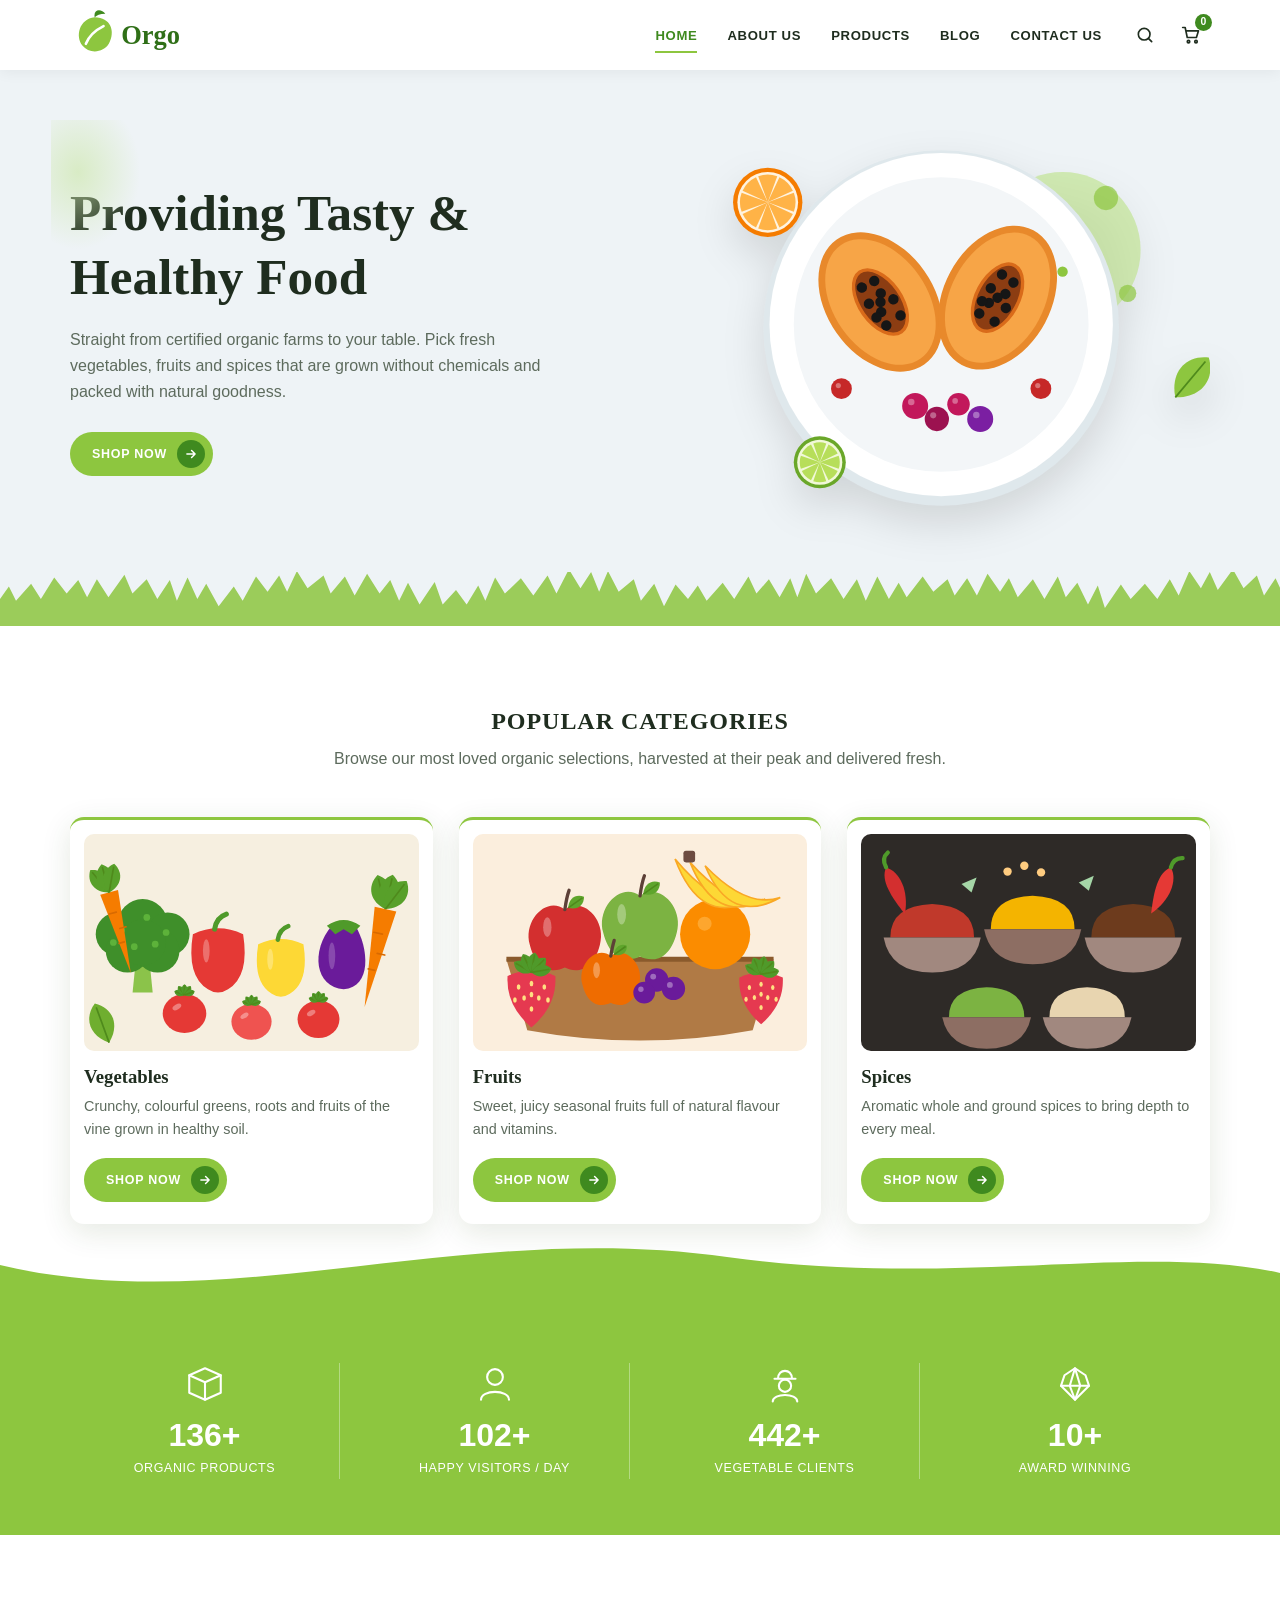
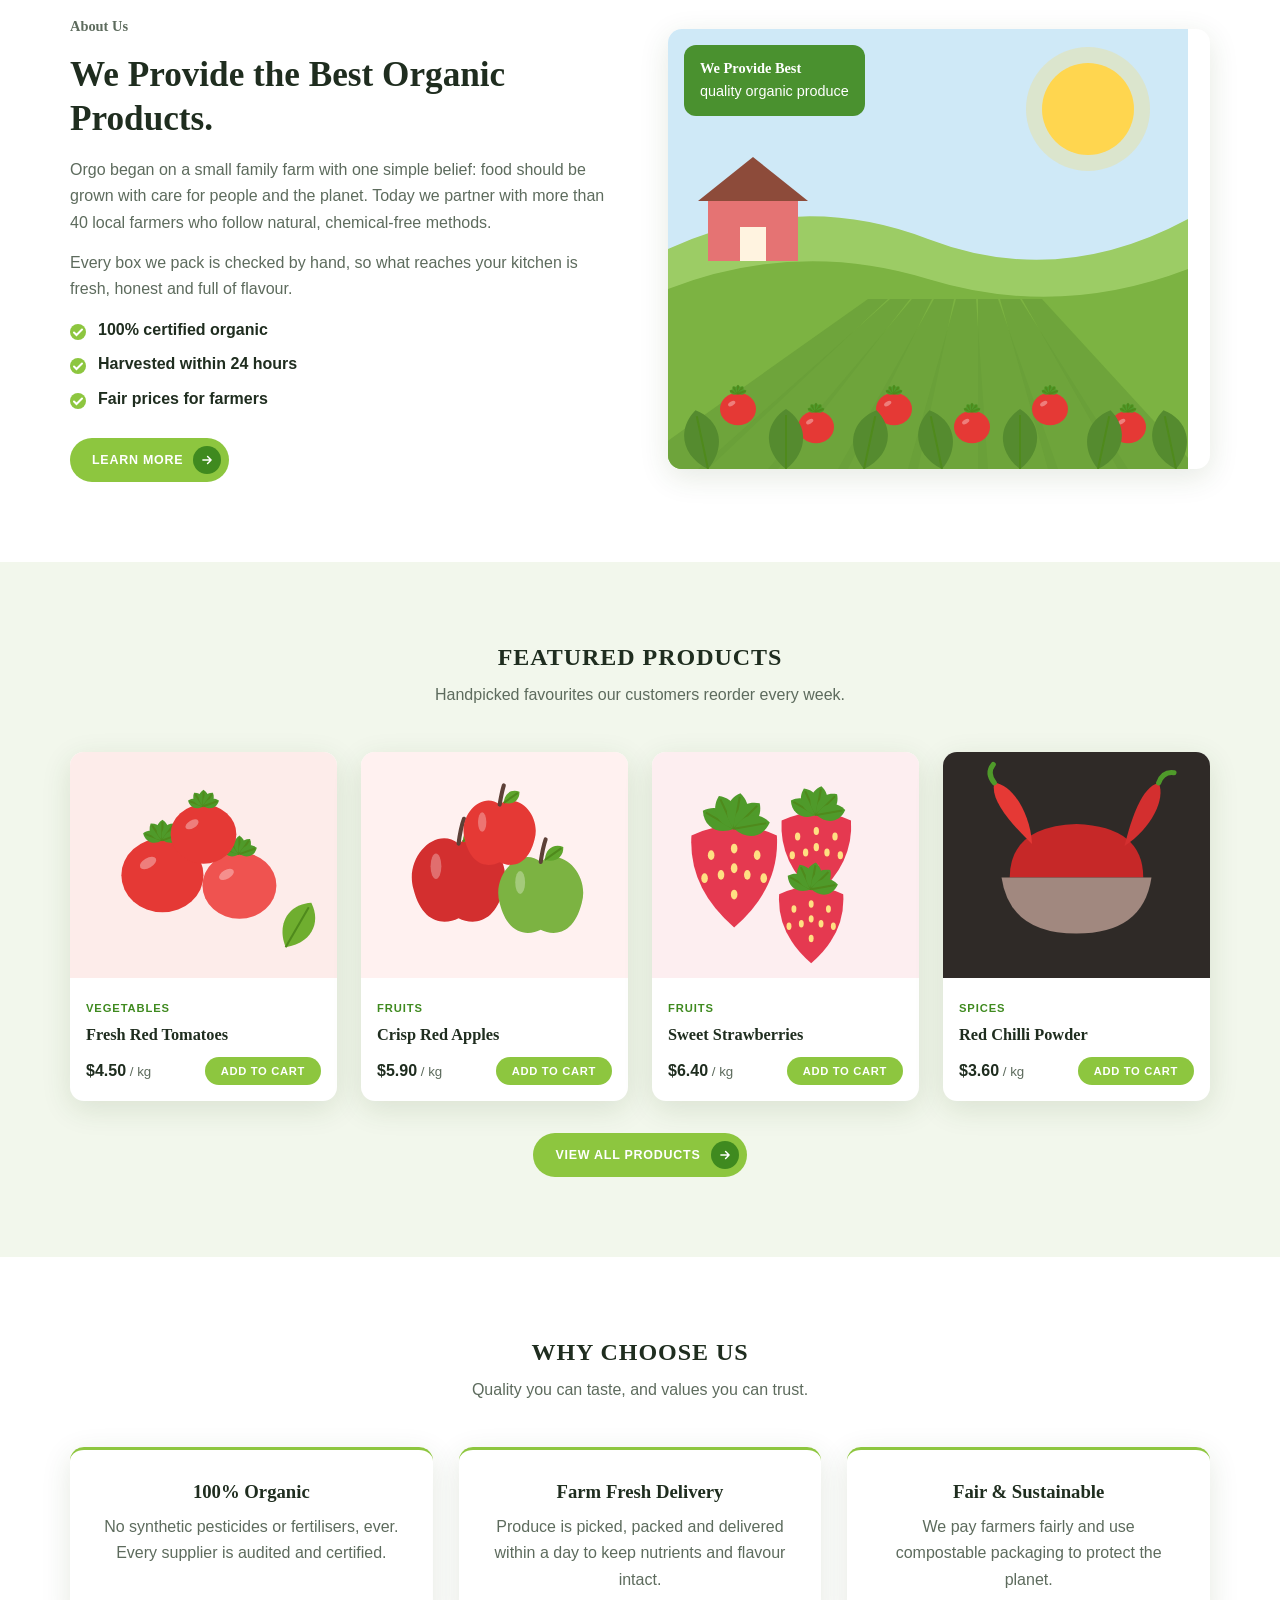
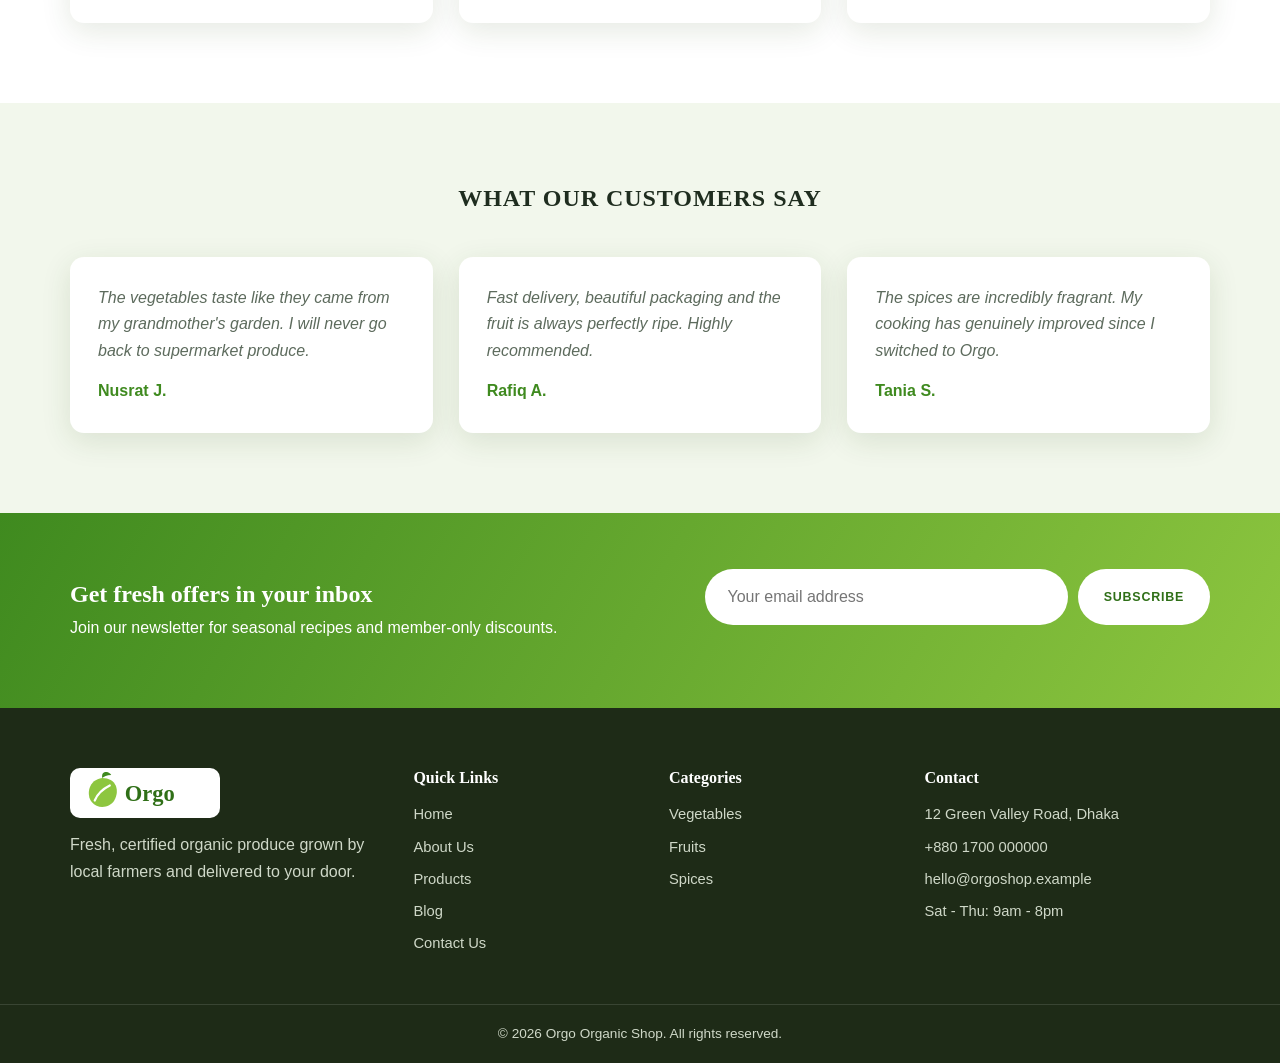
<file: index.html>
<!DOCTYPE html>
<html lang="en">
<head>
<meta charset="utf-8">
<meta name="viewport" content="width=device-width, initial-scale=1">
<title>Home | Orgo Organic Shop</title>
<meta name="description" content="Orgo Organic Shop - fresh, certified organic vegetables, fruits and spices.">
<link rel="icon" href="images/favicon.svg" type="image/svg+xml">
<link rel="stylesheet" href="css/style.css">
</head>
<body>
<header class="site-header">
  <div class="container header-inner">
    <a class="logo" href="index.html"><img src="images/logo.svg" alt="Orgo Organic Shop" width="150" height="50"></a>
    <button class="nav-toggle" aria-label="Toggle menu" aria-expanded="false"><span></span><span></span><span></span></button>
    <nav class="main-nav" aria-label="Main"><ul><li><a href="index.html" class=active>Home</a></li><li><a href="about.html">About Us</a></li><li><a href="products.html">Products</a></li><li><a href="blog.html">Blog</a></li><li><a href="contact.html">Contact Us</a></li></ul></nav>
    <div class="header-tools">
      <a href="products.html" class="icon-btn" aria-label="Search products"><svg viewBox="0 0 24 24" fill="none" stroke="currentColor" stroke-width="2" stroke-linecap="round"><circle cx="11" cy="11" r="7"/><path d="M20 20 L16 16"/></svg></a>
      <a href="products.html" class="icon-btn cart" aria-label="Cart"><svg viewBox="0 0 24 24" fill="none" stroke="currentColor" stroke-width="2" stroke-linecap="round" stroke-linejoin="round"><circle cx="9" cy="20" r="1.5"/><circle cx="18" cy="20" r="1.5"/><path d="M2 3 H5 L7.5 15 H18.5 L21 7 H6"/></svg><span class="cart-count" id="cartCount">0</span></a>
    </div>
  </div>
</header>
<main>
<section class="hero">
  <div class="container hero-inner">
    <div class="hero-text">
      <h1>Providing Tasty &amp; Healthy Food</h1>
      <p>Straight from certified organic farms to your table. Pick fresh vegetables, fruits and spices that are grown without chemicals and packed with natural goodness.</p>
      <a class="btn" href="products.html">Shop Now <span class="btn-arrow"><svg viewBox="0 0 24 24" fill="none" stroke="#fff" stroke-width="2.6" stroke-linecap="round" stroke-linejoin="round"><path d="M5 12 H19 M13 6 L19 12 L13 18"/></svg></span></a>
    </div>
    <div class="hero-art"><img src="images/hero-fruits.svg" alt="Plate of fresh organic fruits"></div>
  </div><svg class="grass" viewBox="0 0 1440 60" preserveAspectRatio="none"><path d="M0 60 V30 l10 -14 l8 16l17 -19 l11 17l15 -24 l14 18l13 -15 l10 19l11 -20 l13 20l18 -25 l9 21l16 -16 l12 22l14 -21 l8 23l12 -26 l11 24l10 -17 l14 25l17 -22 l10 16l15 -27 l13 17l13 -18 l9 18l11 -23 l12 19l18 -14 l8 20l16 -19 l11 21l14 -24 l14 22l12 -15 l10 23l10 -20 l13 24l17 -25 l9 25l15 -16 l12 16l13 -21 l8 17l11 -26 l11 18l18 -17 l14 19l16 -22 l10 20l14 -27 l13 21l12 -18 l9 22l10 -23 l12 23l17 -14 l8 24l15 -19 l11 25l13 -24 l14 16l11 -15 l10 17l18 -20 l13 18l16 -25 l9 19l14 -16 l12 20l12 -21 l8 21l10 -26 l11 22l17 -17 l14 23l15 -22 l10 24l13 -27 l13 25l11 -18 l9 16l18 -23 l12 17l16 -14 l8 18l14 -19 l11 19l12 -24 l14 20l10 -15 l10 21l17 -20 l13 22l15 -25 l9 23l13 -16 l12 24l11 -21 l8 25l18 -26 l11 16l16 -17 l14 17l14 -22 l10 18l12 -27 l13 19l10 -18 l9 20l17 -23 l12 21l15 -14 l8 22l13 -19 l11 23l11 -24 l14 24l18 -15 l10 25l16 -20 l13 16l14 -25 l9 17l12 -16 l12 18l10 -21 l8 19l17 -26 l11 20l15 -17 l14 21l13 -22 l10 22l11 -27 l13 23l18 -18 l9 24l16 -23 l12 25 V60Z" fill="#8dc63f" opacity=".85"/></svg>
</section>

<section class="section categories">
  <div class="container">
    <div class="section-head"><h2>Popular Categories</h2><p>Browse our most loved organic selections, harvested at their peak and delivered fresh.</p></div>
    <div class="cat-grid">
      <article class="cat-card"><img src="images/cat-vegetables.svg" alt="Vegetables" loading="lazy"><h3>Vegetables</h3><p>Crunchy, colourful greens, roots and fruits of the vine grown in healthy soil.</p>
<a class="btn" href="products.html">Shop Now <span class="btn-arrow"><svg viewBox="0 0 24 24" fill="none" stroke="#fff" stroke-width="2.6" stroke-linecap="round" stroke-linejoin="round"><path d="M5 12 H19 M13 6 L19 12 L13 18"/></svg></span></a></article>
      <article class="cat-card"><img src="images/cat-fruits.svg" alt="Fruits" loading="lazy"><h3>Fruits</h3><p>Sweet, juicy seasonal fruits full of natural flavour and vitamins.</p>
<a class="btn" href="products.html">Shop Now <span class="btn-arrow"><svg viewBox="0 0 24 24" fill="none" stroke="#fff" stroke-width="2.6" stroke-linecap="round" stroke-linejoin="round"><path d="M5 12 H19 M13 6 L19 12 L13 18"/></svg></span></a></article>
      <article class="cat-card"><img src="images/cat-spices.svg" alt="Spices" loading="lazy"><h3>Spices</h3><p>Aromatic whole and ground spices to bring depth to every meal.</p>
<a class="btn" href="products.html">Shop Now <span class="btn-arrow"><svg viewBox="0 0 24 24" fill="none" stroke="#fff" stroke-width="2.6" stroke-linecap="round" stroke-linejoin="round"><path d="M5 12 H19 M13 6 L19 12 L13 18"/></svg></span></a></article>
    </div>
  </div>
</section>

<section class="stats">
  <svg class="wave wave-top" viewBox="0 0 1440 90" preserveAspectRatio="none"><path d="M0 40 C260 110 520 -20 820 30 C1080 70 1280 10 1440 50 V90 H0Z" fill="#8dc63f"/></svg>
  <div class="container stats-grid">
    <div class="stat"><span class="stat-icon"><svg viewBox="0 0 48 48" fill="none" stroke="#fff" stroke-width="2.4" stroke-linecap="round" stroke-linejoin="round"><path d="M6 14 L24 6 L42 14 V34 L24 42 L6 34Z"/><path d="M6 14 L24 22 L42 14 M24 22 V42"/></svg></span><strong data-count="200">200+</strong><span>Organic Products</span></div>
    <div class="stat"><span class="stat-icon"><svg viewBox="0 0 48 48" fill="none" stroke="#fff" stroke-width="2.4" stroke-linecap="round"><circle cx="24" cy="16" r="9"/><path d="M8 42 C8 30 40 30 40 42"/></svg></span><strong data-count="150">150+</strong><span>Happy Visitors / Day</span></div>
    <div class="stat"><span class="stat-icon"><svg viewBox="0 0 48 48" fill="none" stroke="#fff" stroke-width="2.4" stroke-linecap="round" stroke-linejoin="round"><path d="M12 18 H36 M16 18 C16 6 32 6 32 18"/><circle cx="24" cy="26" r="7"/><path d="M10 44 C10 34 38 34 38 44"/></svg></span><strong data-count="630">630+</strong><span>Vegetable Clients</span></div>
    <div class="stat"><span class="stat-icon"><svg viewBox="0 0 48 48" fill="none" stroke="#fff" stroke-width="2.4" stroke-linecap="round" stroke-linejoin="round"><path d="M24 6 L36 14 L40 26 L24 42 L8 26 L12 14Z"/><path d="M8 26 H40 M24 6 L18 26 L24 42 L30 26Z"/></svg></span><strong data-count="10">10+</strong><span>Award Winning</span></div>
  </div>
</section>

<section class="section about-preview">
  <div class="container two-col">
    <div>
      <p class="eyebrow">About Us</p>
      <h2>We Provide the Best Organic Products.</h2>
      <p>Orgo began on a small family farm with one simple belief: food should be grown with care for people and the planet. Today we partner with more than 40 local farmers who follow natural, chemical-free methods.</p>
      <p>Every box we pack is checked by hand, so what reaches your kitchen is fresh, honest and full of flavour.</p>
      <ul class="checks"><li>100% certified organic</li><li>Harvested within 24 hours</li><li>Fair prices for farmers</li></ul>
      <a class="btn" href="about.html">Learn More <span class="btn-arrow"><svg viewBox="0 0 24 24" fill="none" stroke="#fff" stroke-width="2.6" stroke-linecap="round" stroke-linejoin="round"><path d="M5 12 H19 M13 6 L19 12 L13 18"/></svg></span></a>
    </div>
    <div class="img-frame"><img src="images/about-farm.svg" alt="Organic farm field" loading="lazy"><div class="img-badge"><strong>We Provide Best</strong> quality organic produce</div></div>
  </div>
</section>

<section class="section alt">
  <div class="container">
    <div class="section-head"><h2>Featured Products</h2><p>Handpicked favourites our customers reorder every week.</p></div>
    <div class="product-grid"><article class="product-card" data-cat="Vegetables" data-name="fresh red tomatoes">
  <div class="product-img"><img src="images/product-1.svg" alt="Fresh Red Tomatoes" loading="lazy"></div>
  <div class="product-info"><span class="tag">Vegetables</span><h3>Fresh Red Tomatoes</h3>
    <div class="product-row"><strong>$4.50<small> / kg</small></strong>
    <button class="btn btn-sm add-cart" data-name="Fresh Red Tomatoes">Add to cart</button></div></div>
</article><article class="product-card" data-cat="Fruits" data-name="crisp red apples">
  <div class="product-img"><img src="images/product-4.svg" alt="Crisp Red Apples" loading="lazy"></div>
  <div class="product-info"><span class="tag">Fruits</span><h3>Crisp Red Apples</h3>
    <div class="product-row"><strong>$5.90<small> / kg</small></strong>
    <button class="btn btn-sm add-cart" data-name="Crisp Red Apples">Add to cart</button></div></div>
</article><article class="product-card" data-cat="Fruits" data-name="sweet strawberries">
  <div class="product-img"><img src="images/product-6.svg" alt="Sweet Strawberries" loading="lazy"></div>
  <div class="product-info"><span class="tag">Fruits</span><h3>Sweet Strawberries</h3>
    <div class="product-row"><strong>$6.40<small> / kg</small></strong>
    <button class="btn btn-sm add-cart" data-name="Sweet Strawberries">Add to cart</button></div></div>
</article><article class="product-card" data-cat="Spices" data-name="red chilli powder">
  <div class="product-img"><img src="images/product-8.svg" alt="Red Chilli Powder" loading="lazy"></div>
  <div class="product-info"><span class="tag">Spices</span><h3>Red Chilli Powder</h3>
    <div class="product-row"><strong>$3.60<small> / kg</small></strong>
    <button class="btn btn-sm add-cart" data-name="Red Chilli Powder">Add to cart</button></div></div>
</article></div>
    <p class="center"><a class="btn" href="products.html">View All Products <span class="btn-arrow"><svg viewBox="0 0 24 24" fill="none" stroke="#fff" stroke-width="2.6" stroke-linecap="round" stroke-linejoin="round"><path d="M5 12 H19 M13 6 L19 12 L13 18"/></svg></span></a></p>
  </div>
</section>

<section class="section">
  <div class="container">
    <div class="section-head"><h2>Why Choose Us</h2><p>Quality you can taste, and values you can trust.</p></div>
    <div class="feature-grid">
      <div class="feature"><h3>100% Organic</h3><p>No synthetic pesticides or fertilisers, ever. Every supplier is audited and certified.</p></div>
      <div class="feature"><h3>Farm Fresh Delivery</h3><p>Produce is picked, packed and delivered within a day to keep nutrients and flavour intact.</p></div>
      <div class="feature"><h3>Fair &amp; Sustainable</h3><p>We pay farmers fairly and use compostable packaging to protect the planet.</p></div>
    </div>
  </div>
</section>

<section class="section alt">
  <div class="container">
    <div class="section-head"><h2>What Our Customers Say</h2></div>
    <div class="testi-grid">
      <blockquote><p>The vegetables taste like they came from my grandmother's garden. I will never go back to supermarket produce.</p><cite>Nusrat J.</cite></blockquote>
      <blockquote><p>Fast delivery, beautiful packaging and the fruit is always perfectly ripe. Highly recommended.</p><cite>Rafiq A.</cite></blockquote>
      <blockquote><p>The spices are incredibly fragrant. My cooking has genuinely improved since I switched to Orgo.</p><cite>Tania S.</cite></blockquote>
    </div>
  </div>
</section>

<section class="cta">
  <div class="container cta-inner">
    <div><h2>Get fresh offers in your inbox</h2><p>Join our newsletter for seasonal recipes and member-only discounts.</p></div>
    <form class="newsletter" novalidate><input type="email" placeholder="Your email address" aria-label="Email address" required><button class="btn btn-white" type="submit">Subscribe</button><p class="form-msg" role="status"></p></form>
  </div>
</section>
</main>
<footer class="site-footer">
  <div class="container footer-grid">
    <div>
      <img src="images/logo.svg" alt="Orgo" width="150" height="50" class="footer-logo">
      <p>Fresh, certified organic produce grown by local farmers and delivered to your door.</p>
    </div>
    <div><h4>Quick Links</h4><ul><li><a href="index.html">Home</a></li><li><a href="about.html">About Us</a></li><li><a href="products.html">Products</a></li><li><a href="blog.html">Blog</a></li><li><a href="contact.html">Contact Us</a></li></ul></div>
    <div><h4>Categories</h4><ul>
      <li><a href="products.html">Vegetables</a></li><li><a href="products.html">Fruits</a></li><li><a href="products.html">Spices</a></li></ul></div>
    <div><h4>Contact</h4><ul class="plain">
      <li>12 Green Valley Road, Dhaka</li><li>+880 1700 000000</li><li>hello@orgoshop.example</li><li>Sat - Thu: 9am - 8pm</li></ul></div>
  </div>
  <div class="footer-bottom"><div class="container">&copy; <span id="year">2026</span> Orgo Organic Shop. All rights reserved.</div></div>
</footer>
<script src="js/main.js"></script>
</body>
</html>
</file>
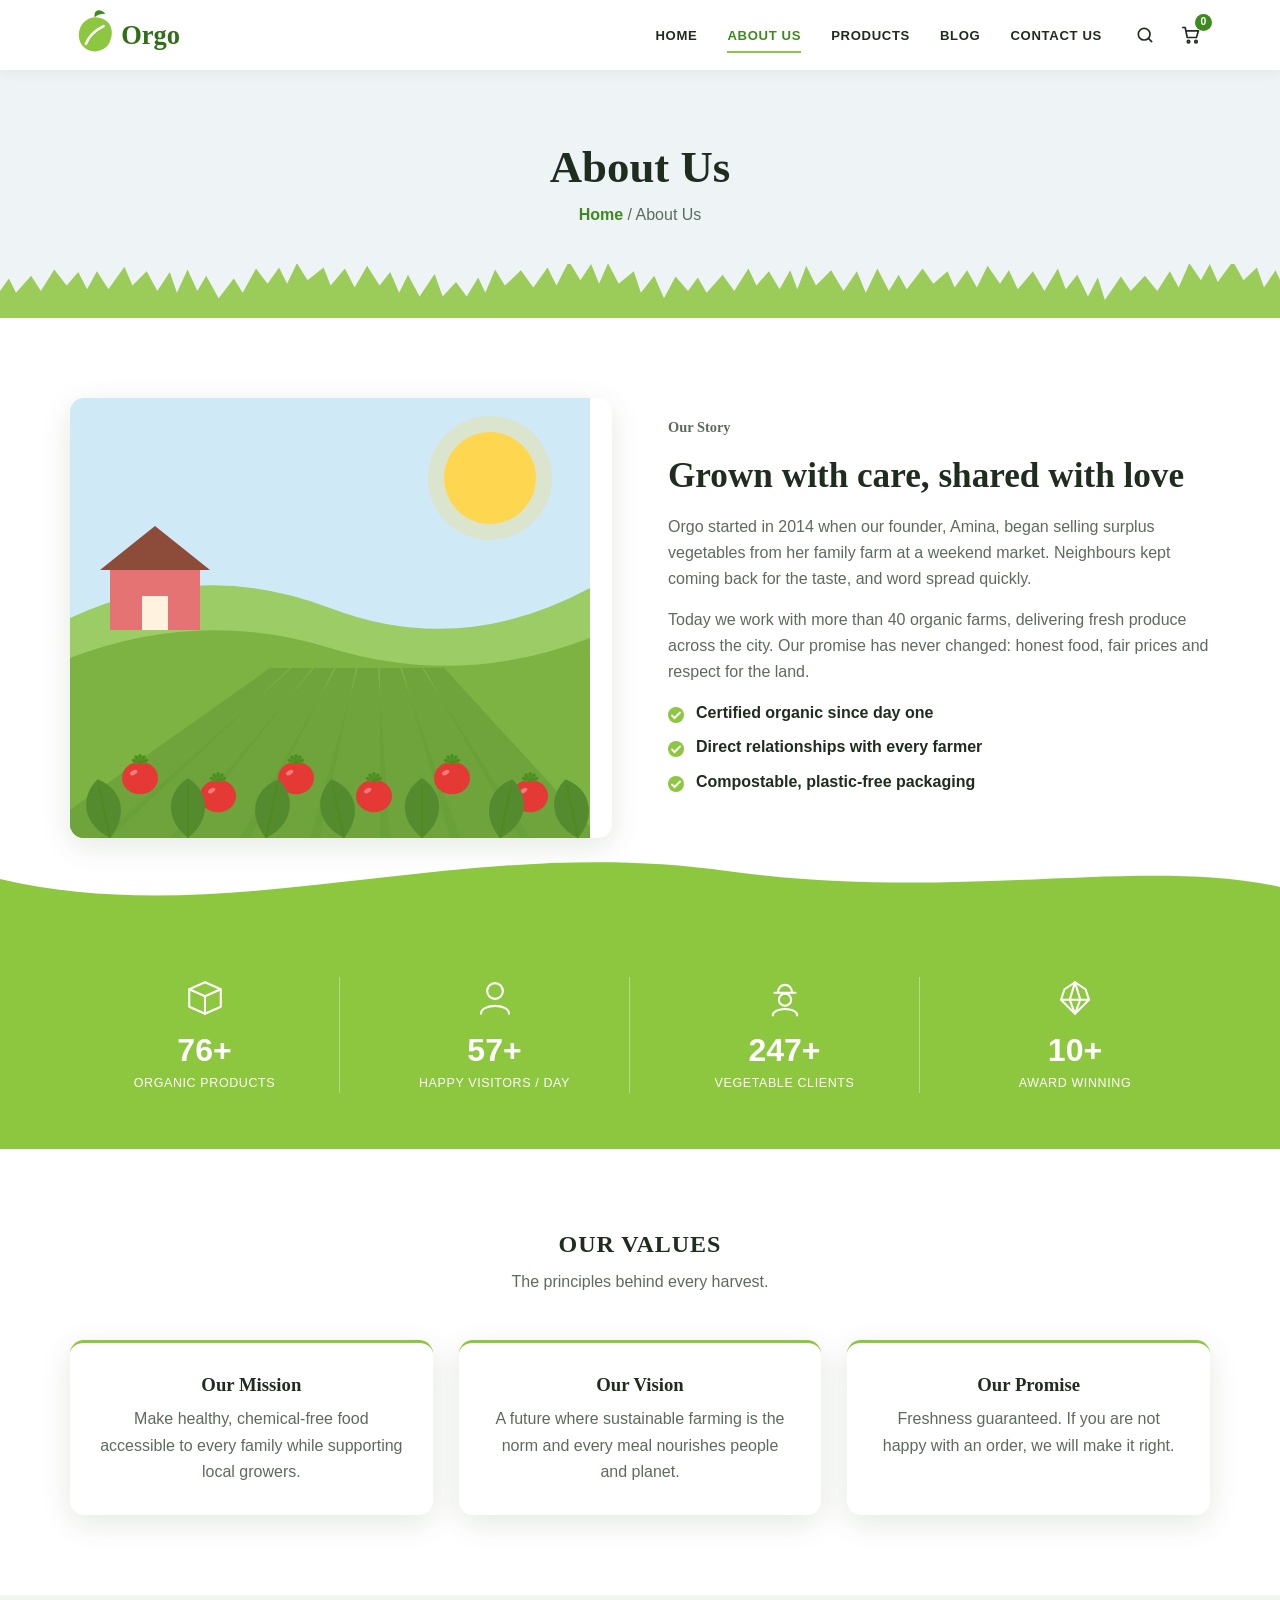
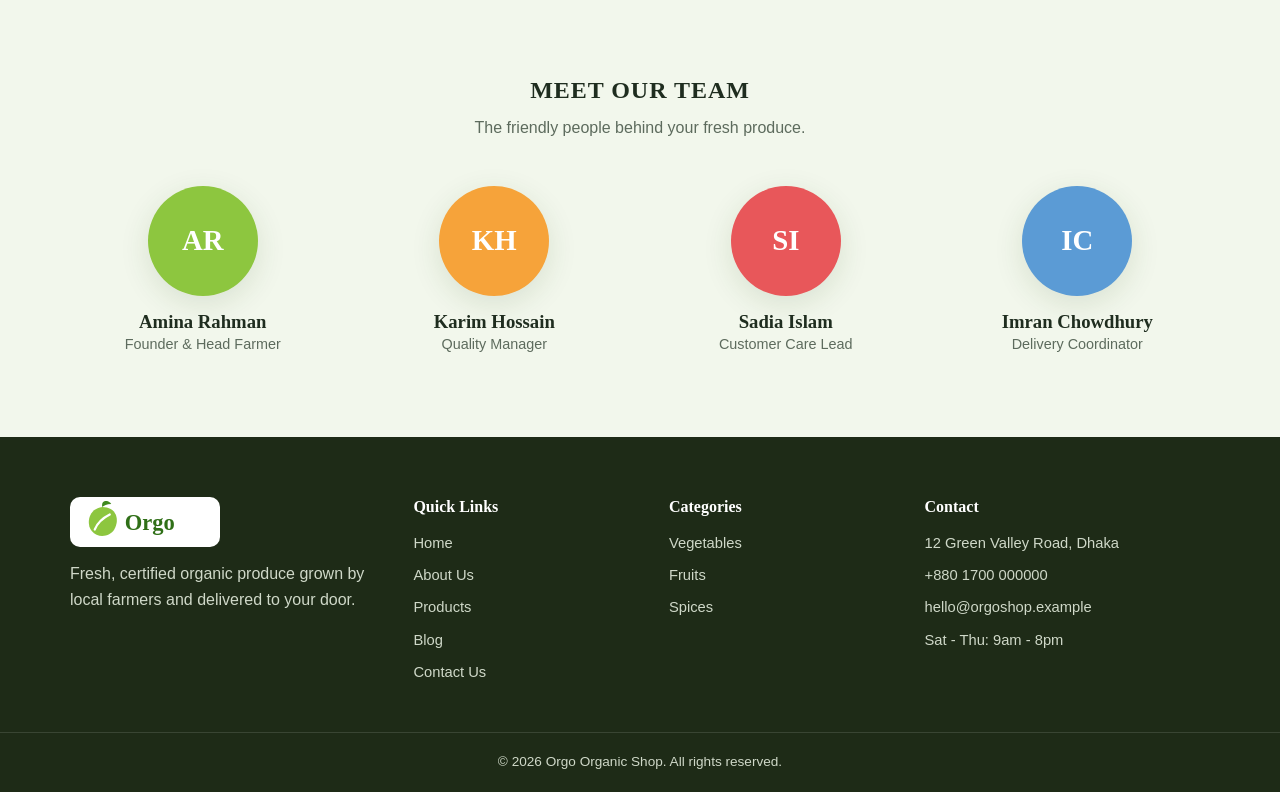
<file: about.html>
<!DOCTYPE html>
<html lang="en">
<head>
<meta charset="utf-8">
<meta name="viewport" content="width=device-width, initial-scale=1">
<title>About Us | Orgo Organic Shop</title>
<meta name="description" content="Learn about Orgo's story, mission and the team behind our organic produce.">
<link rel="icon" href="images/favicon.svg" type="image/svg+xml">
<link rel="stylesheet" href="css/style.css">
</head>
<body>
<header class="site-header">
  <div class="container header-inner">
    <a class="logo" href="index.html"><img src="images/logo.svg" alt="Orgo Organic Shop" width="150" height="50"></a>
    <button class="nav-toggle" aria-label="Toggle menu" aria-expanded="false"><span></span><span></span><span></span></button>
    <nav class="main-nav" aria-label="Main"><ul><li><a href="index.html">Home</a></li><li><a href="about.html" class=active>About Us</a></li><li><a href="products.html">Products</a></li><li><a href="blog.html">Blog</a></li><li><a href="contact.html">Contact Us</a></li></ul></nav>
    <div class="header-tools">
      <a href="products.html" class="icon-btn" aria-label="Search products"><svg viewBox="0 0 24 24" fill="none" stroke="currentColor" stroke-width="2" stroke-linecap="round"><circle cx="11" cy="11" r="7"/><path d="M20 20 L16 16"/></svg></a>
      <a href="products.html" class="icon-btn cart" aria-label="Cart"><svg viewBox="0 0 24 24" fill="none" stroke="currentColor" stroke-width="2" stroke-linecap="round" stroke-linejoin="round"><circle cx="9" cy="20" r="1.5"/><circle cx="18" cy="20" r="1.5"/><path d="M2 3 H5 L7.5 15 H18.5 L21 7 H6"/></svg><span class="cart-count" id="cartCount">0</span></a>
    </div>
  </div>
</header>
<main>
<section class="page-banner">
  <div class="container"><h1>About Us</h1><p><a href="index.html">Home</a> / About Us</p></div><svg class="grass" viewBox="0 0 1440 60" preserveAspectRatio="none"><path d="M0 60 V30 l10 -14 l8 16l17 -19 l11 17l15 -24 l14 18l13 -15 l10 19l11 -20 l13 20l18 -25 l9 21l16 -16 l12 22l14 -21 l8 23l12 -26 l11 24l10 -17 l14 25l17 -22 l10 16l15 -27 l13 17l13 -18 l9 18l11 -23 l12 19l18 -14 l8 20l16 -19 l11 21l14 -24 l14 22l12 -15 l10 23l10 -20 l13 24l17 -25 l9 25l15 -16 l12 16l13 -21 l8 17l11 -26 l11 18l18 -17 l14 19l16 -22 l10 20l14 -27 l13 21l12 -18 l9 22l10 -23 l12 23l17 -14 l8 24l15 -19 l11 25l13 -24 l14 16l11 -15 l10 17l18 -20 l13 18l16 -25 l9 19l14 -16 l12 20l12 -21 l8 21l10 -26 l11 22l17 -17 l14 23l15 -22 l10 24l13 -27 l13 25l11 -18 l9 16l18 -23 l12 17l16 -14 l8 18l14 -19 l11 19l12 -24 l14 20l10 -15 l10 21l17 -20 l13 22l15 -25 l9 23l13 -16 l12 24l11 -21 l8 25l18 -26 l11 16l16 -17 l14 17l14 -22 l10 18l12 -27 l13 19l10 -18 l9 20l17 -23 l12 21l15 -14 l8 22l13 -19 l11 23l11 -24 l14 24l18 -15 l10 25l16 -20 l13 16l14 -25 l9 17l12 -16 l12 18l10 -21 l8 19l17 -26 l11 20l15 -17 l14 21l13 -22 l10 22l11 -27 l13 23l18 -18 l9 24l16 -23 l12 25 V60Z" fill="#8dc63f" opacity=".85"/></svg>
</section>
<section class="section">
  <div class="container two-col">
    <div class="img-frame"><img src="images/about-farm.svg" alt="Our farm" loading="lazy"></div>
    <div>
      <p class="eyebrow">Our Story</p><h2>Grown with care, shared with love</h2>
      <p>Orgo started in 2014 when our founder, Amina, began selling surplus vegetables from her family farm at a weekend market. Neighbours kept coming back for the taste, and word spread quickly.</p>
      <p>Today we work with more than 40 organic farms, delivering fresh produce across the city. Our promise has never changed: honest food, fair prices and respect for the land.</p>
      <ul class="checks"><li>Certified organic since day one</li><li>Direct relationships with every farmer</li><li>Compostable, plastic-free packaging</li></ul>
    </div>
  </div>
</section>
<section class="stats"><svg class="wave wave-top" viewBox="0 0 1440 90" preserveAspectRatio="none"><path d="M0 40 C260 110 520 -20 820 30 C1080 70 1280 10 1440 50 V90 H0Z" fill="#8dc63f"/></svg>
  <div class="container stats-grid">
    <div class="stat"><span class="stat-icon"><svg viewBox="0 0 48 48" fill="none" stroke="#fff" stroke-width="2.4" stroke-linecap="round" stroke-linejoin="round"><path d="M6 14 L24 6 L42 14 V34 L24 42 L6 34Z"/><path d="M6 14 L24 22 L42 14 M24 22 V42"/></svg></span><strong data-count="200">200+</strong><span>Organic Products</span></div>
    <div class="stat"><span class="stat-icon"><svg viewBox="0 0 48 48" fill="none" stroke="#fff" stroke-width="2.4" stroke-linecap="round"><circle cx="24" cy="16" r="9"/><path d="M8 42 C8 30 40 30 40 42"/></svg></span><strong data-count="150">150+</strong><span>Happy Visitors / Day</span></div>
    <div class="stat"><span class="stat-icon"><svg viewBox="0 0 48 48" fill="none" stroke="#fff" stroke-width="2.4" stroke-linecap="round" stroke-linejoin="round"><path d="M12 18 H36 M16 18 C16 6 32 6 32 18"/><circle cx="24" cy="26" r="7"/><path d="M10 44 C10 34 38 34 38 44"/></svg></span><strong data-count="630">630+</strong><span>Vegetable Clients</span></div>
    <div class="stat"><span class="stat-icon"><svg viewBox="0 0 48 48" fill="none" stroke="#fff" stroke-width="2.4" stroke-linecap="round" stroke-linejoin="round"><path d="M24 6 L36 14 L40 26 L24 42 L8 26 L12 14Z"/><path d="M8 26 H40 M24 6 L18 26 L24 42 L30 26Z"/></svg></span><strong data-count="10">10+</strong><span>Award Winning</span></div>
  </div>
</section>
<section class="section">
  <div class="container">
    <div class="section-head"><h2>Our Values</h2><p>The principles behind every harvest.</p></div>
    <div class="feature-grid">
      <div class="feature"><h3>Our Mission</h3><p>Make healthy, chemical-free food accessible to every family while supporting local growers.</p></div>
      <div class="feature"><h3>Our Vision</h3><p>A future where sustainable farming is the norm and every meal nourishes people and planet.</p></div>
      <div class="feature"><h3>Our Promise</h3><p>Freshness guaranteed. If you are not happy with an order, we will make it right.</p></div>
    </div>
  </div>
</section>
<section class="section alt">
  <div class="container">
    <div class="section-head"><h2>Meet Our Team</h2><p>The friendly people behind your fresh produce.</p></div>
    <div class="team-grid"><div class="team-card"><div class="avatar" style="background:#8dc63f">AR</div><h3>Amina Rahman</h3><p>Founder & Head Farmer</p></div><div class="team-card"><div class="avatar" style="background:#f6a33a">KH</div><h3>Karim Hossain</h3><p>Quality Manager</p></div><div class="team-card"><div class="avatar" style="background:#e8575a">SI</div><h3>Sadia Islam</h3><p>Customer Care Lead</p></div><div class="team-card"><div class="avatar" style="background:#5b9bd5">IC</div><h3>Imran Chowdhury</h3><p>Delivery Coordinator</p></div></div>
  </div>
</section>
</main>
<footer class="site-footer">
  <div class="container footer-grid">
    <div>
      <img src="images/logo.svg" alt="Orgo" width="150" height="50" class="footer-logo">
      <p>Fresh, certified organic produce grown by local farmers and delivered to your door.</p>
    </div>
    <div><h4>Quick Links</h4><ul><li><a href="index.html">Home</a></li><li><a href="about.html">About Us</a></li><li><a href="products.html">Products</a></li><li><a href="blog.html">Blog</a></li><li><a href="contact.html">Contact Us</a></li></ul></div>
    <div><h4>Categories</h4><ul>
      <li><a href="products.html">Vegetables</a></li><li><a href="products.html">Fruits</a></li><li><a href="products.html">Spices</a></li></ul></div>
    <div><h4>Contact</h4><ul class="plain">
      <li>12 Green Valley Road, Dhaka</li><li>+880 1700 000000</li><li>hello@orgoshop.example</li><li>Sat - Thu: 9am - 8pm</li></ul></div>
  </div>
  <div class="footer-bottom"><div class="container">&copy; <span id="year">2026</span> Orgo Organic Shop. All rights reserved.</div></div>
</footer>
<script src="js/main.js"></script>
</body>
</html>
</file>
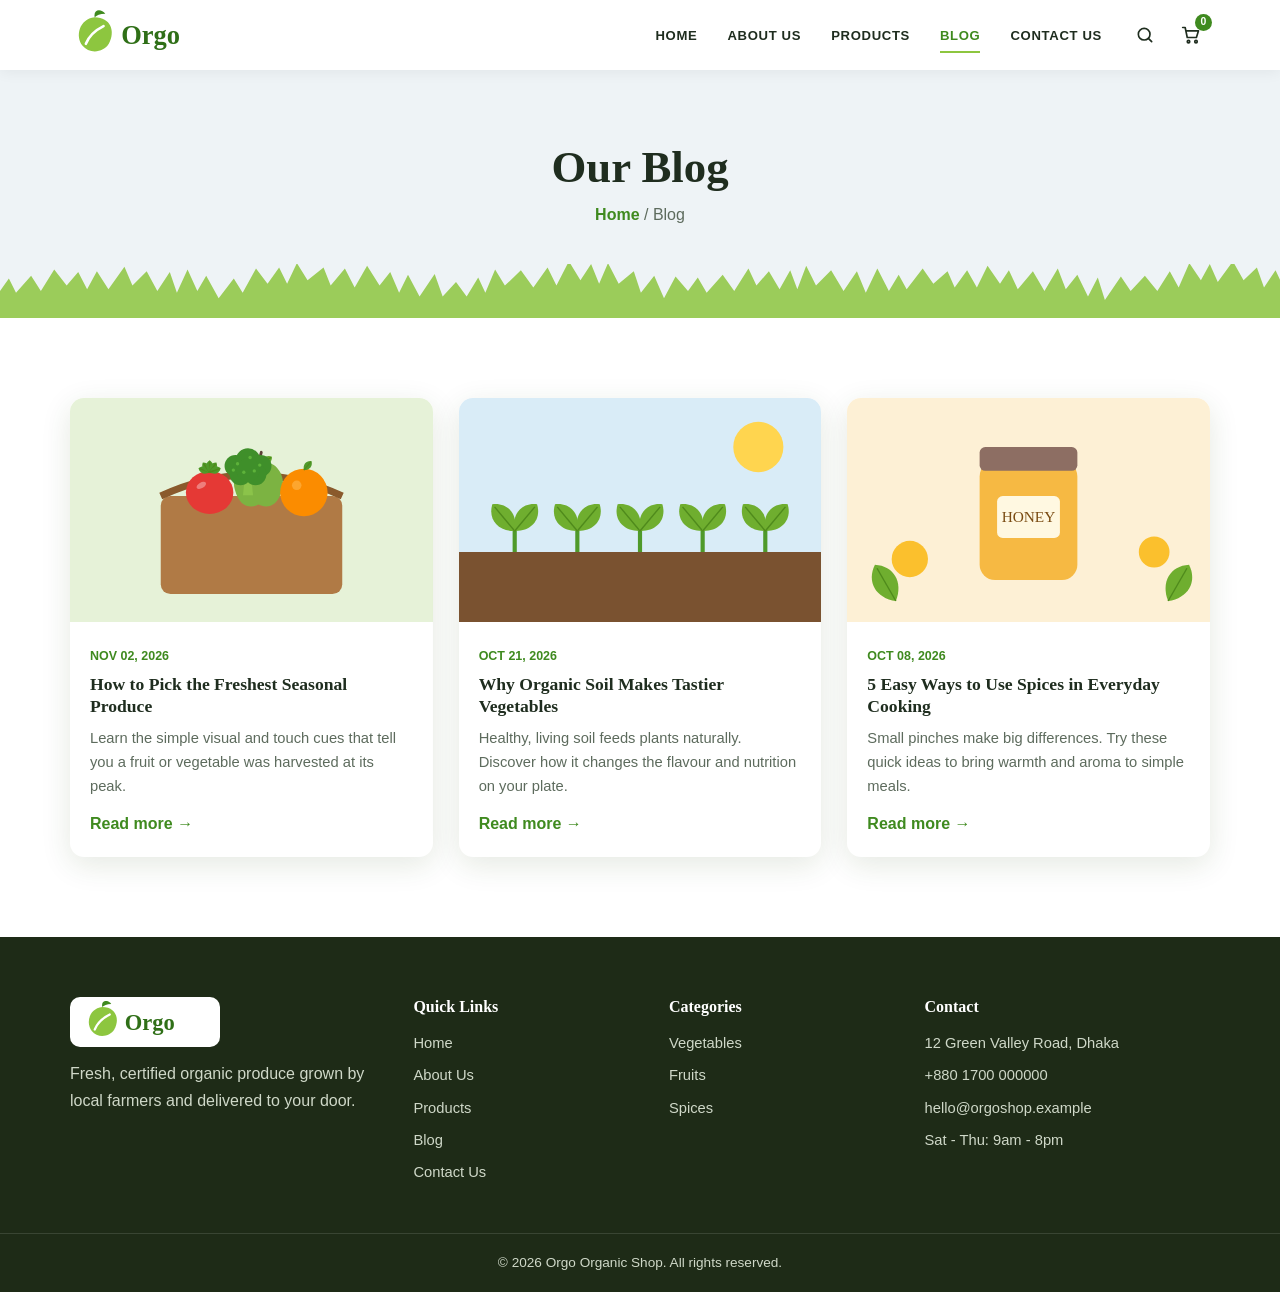
<file: blog.html>
<!DOCTYPE html>
<html lang="en">
<head>
<meta charset="utf-8">
<meta name="viewport" content="width=device-width, initial-scale=1">
<title>Blog | Orgo Organic Shop</title>
<meta name="description" content="Tips, recipes and stories about organic living from Orgo.">
<link rel="icon" href="images/favicon.svg" type="image/svg+xml">
<link rel="stylesheet" href="css/style.css">
</head>
<body>
<header class="site-header">
  <div class="container header-inner">
    <a class="logo" href="index.html"><img src="images/logo.svg" alt="Orgo Organic Shop" width="150" height="50"></a>
    <button class="nav-toggle" aria-label="Toggle menu" aria-expanded="false"><span></span><span></span><span></span></button>
    <nav class="main-nav" aria-label="Main"><ul><li><a href="index.html">Home</a></li><li><a href="about.html">About Us</a></li><li><a href="products.html">Products</a></li><li><a href="blog.html" class=active>Blog</a></li><li><a href="contact.html">Contact Us</a></li></ul></nav>
    <div class="header-tools">
      <a href="products.html" class="icon-btn" aria-label="Search products"><svg viewBox="0 0 24 24" fill="none" stroke="currentColor" stroke-width="2" stroke-linecap="round"><circle cx="11" cy="11" r="7"/><path d="M20 20 L16 16"/></svg></a>
      <a href="products.html" class="icon-btn cart" aria-label="Cart"><svg viewBox="0 0 24 24" fill="none" stroke="currentColor" stroke-width="2" stroke-linecap="round" stroke-linejoin="round"><circle cx="9" cy="20" r="1.5"/><circle cx="18" cy="20" r="1.5"/><path d="M2 3 H5 L7.5 15 H18.5 L21 7 H6"/></svg><span class="cart-count" id="cartCount">0</span></a>
    </div>
  </div>
</header>
<main>
<section class="page-banner">
  <div class="container"><h1>Our Blog</h1><p><a href="index.html">Home</a> / Blog</p></div><svg class="grass" viewBox="0 0 1440 60" preserveAspectRatio="none"><path d="M0 60 V30 l10 -14 l8 16l17 -19 l11 17l15 -24 l14 18l13 -15 l10 19l11 -20 l13 20l18 -25 l9 21l16 -16 l12 22l14 -21 l8 23l12 -26 l11 24l10 -17 l14 25l17 -22 l10 16l15 -27 l13 17l13 -18 l9 18l11 -23 l12 19l18 -14 l8 20l16 -19 l11 21l14 -24 l14 22l12 -15 l10 23l10 -20 l13 24l17 -25 l9 25l15 -16 l12 16l13 -21 l8 17l11 -26 l11 18l18 -17 l14 19l16 -22 l10 20l14 -27 l13 21l12 -18 l9 22l10 -23 l12 23l17 -14 l8 24l15 -19 l11 25l13 -24 l14 16l11 -15 l10 17l18 -20 l13 18l16 -25 l9 19l14 -16 l12 20l12 -21 l8 21l10 -26 l11 22l17 -17 l14 23l15 -22 l10 24l13 -27 l13 25l11 -18 l9 16l18 -23 l12 17l16 -14 l8 18l14 -19 l11 19l12 -24 l14 20l10 -15 l10 21l17 -20 l13 22l15 -25 l9 23l13 -16 l12 24l11 -21 l8 25l18 -26 l11 16l16 -17 l14 17l14 -22 l10 18l12 -27 l13 19l10 -18 l9 20l17 -23 l12 21l15 -14 l8 22l13 -19 l11 23l11 -24 l14 24l18 -15 l10 25l16 -20 l13 16l14 -25 l9 17l12 -16 l12 18l10 -21 l8 19l17 -26 l11 20l15 -17 l14 21l13 -22 l10 22l11 -27 l13 23l18 -18 l9 24l16 -23 l12 25 V60Z" fill="#8dc63f" opacity=".85"/></svg>
</section>
<section class="section"><div class="container"><div class="blog-grid"><article class="post"><img src="images/blog-1.svg" alt="How to Pick the Freshest Seasonal Produce" loading="lazy"><div class="post-body"><time>Nov 02, 2026</time><h3>How to Pick the Freshest Seasonal Produce</h3><p>Learn the simple visual and touch cues that tell you a fruit or vegetable was harvested at its peak.</p><a class="read-more" href="blog.html">Read more &rarr;</a></div></article><article class="post"><img src="images/blog-2.svg" alt="Why Organic Soil Makes Tastier Vegetables" loading="lazy"><div class="post-body"><time>Oct 21, 2026</time><h3>Why Organic Soil Makes Tastier Vegetables</h3><p>Healthy, living soil feeds plants naturally. Discover how it changes the flavour and nutrition on your plate.</p><a class="read-more" href="blog.html">Read more &rarr;</a></div></article><article class="post"><img src="images/blog-3.svg" alt="5 Easy Ways to Use Spices in Everyday Cooking" loading="lazy"><div class="post-body"><time>Oct 08, 2026</time><h3>5 Easy Ways to Use Spices in Everyday Cooking</h3><p>Small pinches make big differences. Try these quick ideas to bring warmth and aroma to simple meals.</p><a class="read-more" href="blog.html">Read more &rarr;</a></div></article></div></div></section>
</main>
<footer class="site-footer">
  <div class="container footer-grid">
    <div>
      <img src="images/logo.svg" alt="Orgo" width="150" height="50" class="footer-logo">
      <p>Fresh, certified organic produce grown by local farmers and delivered to your door.</p>
    </div>
    <div><h4>Quick Links</h4><ul><li><a href="index.html">Home</a></li><li><a href="about.html">About Us</a></li><li><a href="products.html">Products</a></li><li><a href="blog.html">Blog</a></li><li><a href="contact.html">Contact Us</a></li></ul></div>
    <div><h4>Categories</h4><ul>
      <li><a href="products.html">Vegetables</a></li><li><a href="products.html">Fruits</a></li><li><a href="products.html">Spices</a></li></ul></div>
    <div><h4>Contact</h4><ul class="plain">
      <li>12 Green Valley Road, Dhaka</li><li>+880 1700 000000</li><li>hello@orgoshop.example</li><li>Sat - Thu: 9am - 8pm</li></ul></div>
  </div>
  <div class="footer-bottom"><div class="container">&copy; <span id="year">2026</span> Orgo Organic Shop. All rights reserved.</div></div>
</footer>
<script src="js/main.js"></script>
</body>
</html>
</file>
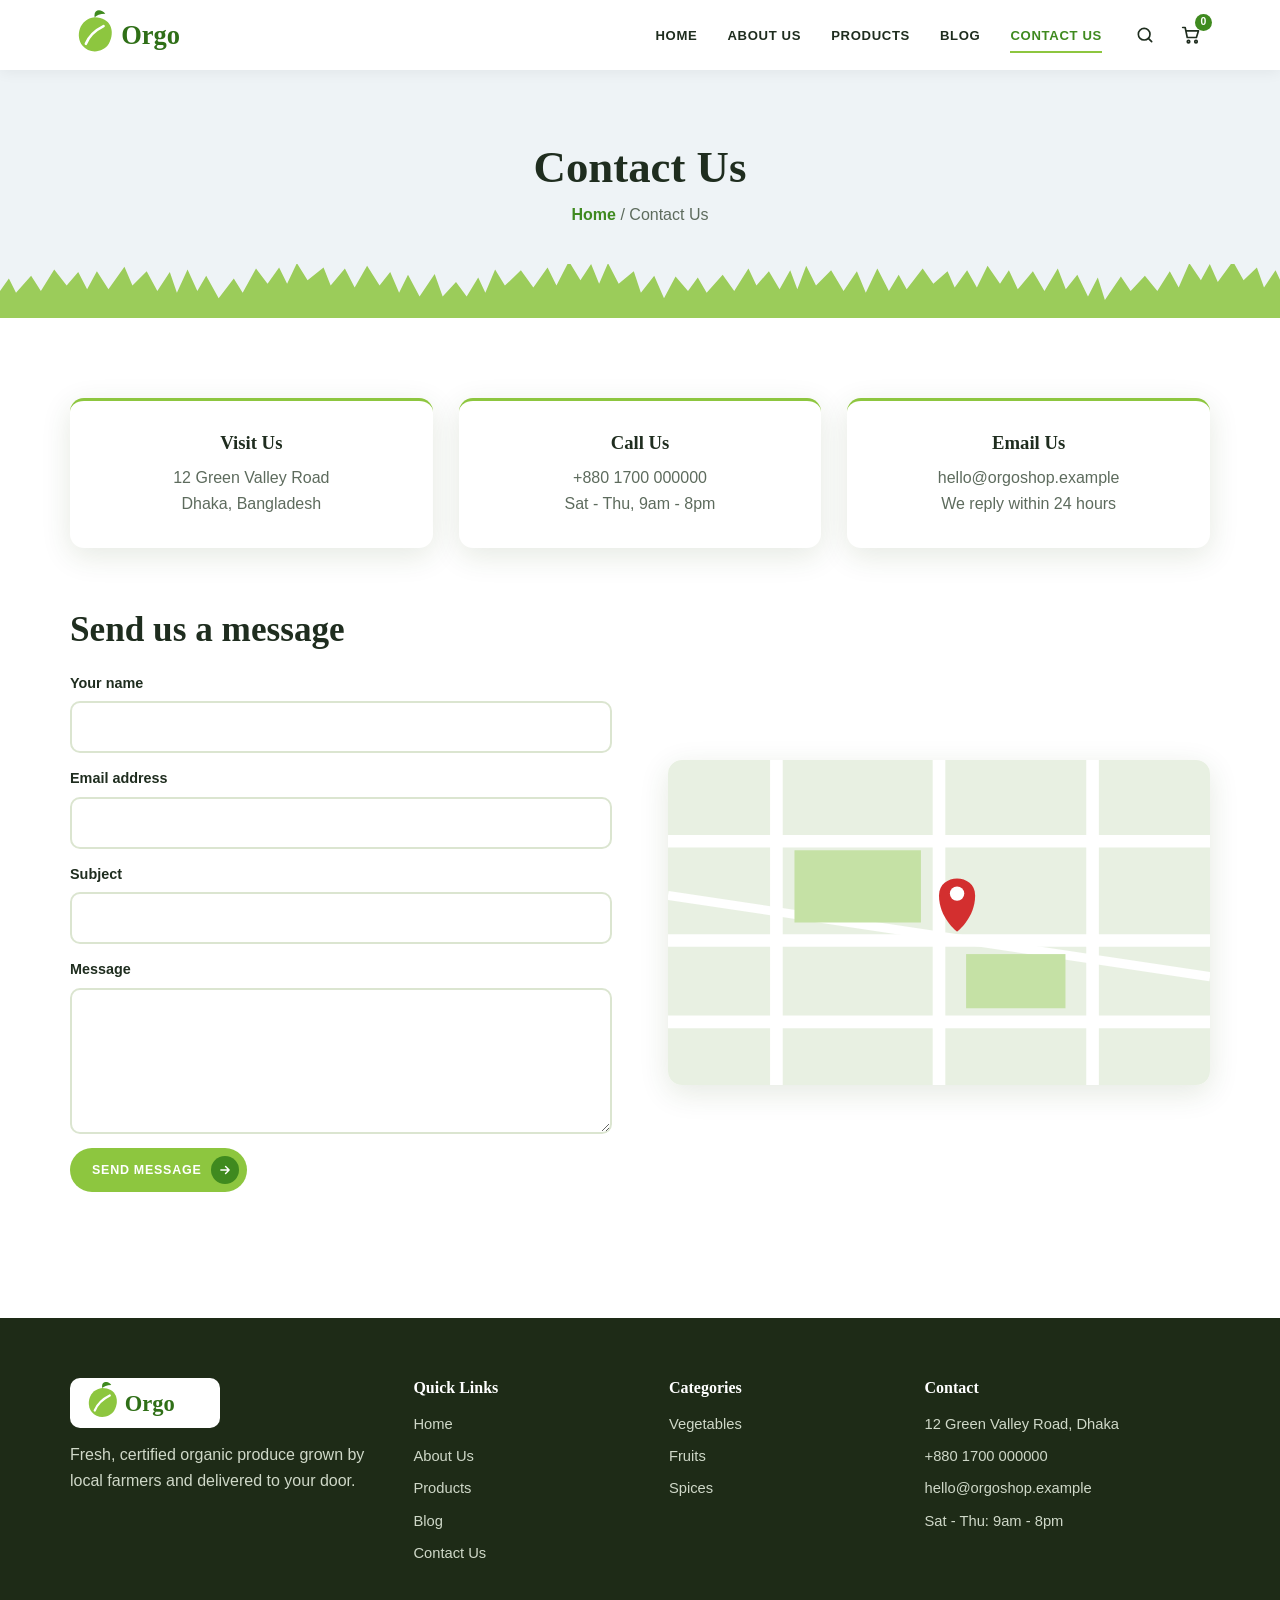
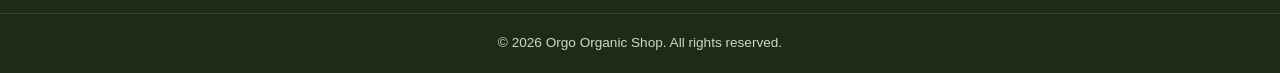
<file: contact.html>
<!DOCTYPE html>
<html lang="en">
<head>
<meta charset="utf-8">
<meta name="viewport" content="width=device-width, initial-scale=1">
<title>Contact Us | Orgo Organic Shop</title>
<meta name="description" content="Get in touch with Orgo Organic Shop.">
<link rel="icon" href="images/favicon.svg" type="image/svg+xml">
<link rel="stylesheet" href="css/style.css">
</head>
<body>
<header class="site-header">
  <div class="container header-inner">
    <a class="logo" href="index.html"><img src="images/logo.svg" alt="Orgo Organic Shop" width="150" height="50"></a>
    <button class="nav-toggle" aria-label="Toggle menu" aria-expanded="false"><span></span><span></span><span></span></button>
    <nav class="main-nav" aria-label="Main"><ul><li><a href="index.html">Home</a></li><li><a href="about.html">About Us</a></li><li><a href="products.html">Products</a></li><li><a href="blog.html">Blog</a></li><li><a href="contact.html" class=active>Contact Us</a></li></ul></nav>
    <div class="header-tools">
      <a href="products.html" class="icon-btn" aria-label="Search products"><svg viewBox="0 0 24 24" fill="none" stroke="currentColor" stroke-width="2" stroke-linecap="round"><circle cx="11" cy="11" r="7"/><path d="M20 20 L16 16"/></svg></a>
      <a href="products.html" class="icon-btn cart" aria-label="Cart"><svg viewBox="0 0 24 24" fill="none" stroke="currentColor" stroke-width="2" stroke-linecap="round" stroke-linejoin="round"><circle cx="9" cy="20" r="1.5"/><circle cx="18" cy="20" r="1.5"/><path d="M2 3 H5 L7.5 15 H18.5 L21 7 H6"/></svg><span class="cart-count" id="cartCount">0</span></a>
    </div>
  </div>
</header>
<main>
<section class="page-banner">
  <div class="container"><h1>Contact Us</h1><p><a href="index.html">Home</a> / Contact Us</p></div><svg class="grass" viewBox="0 0 1440 60" preserveAspectRatio="none"><path d="M0 60 V30 l10 -14 l8 16l17 -19 l11 17l15 -24 l14 18l13 -15 l10 19l11 -20 l13 20l18 -25 l9 21l16 -16 l12 22l14 -21 l8 23l12 -26 l11 24l10 -17 l14 25l17 -22 l10 16l15 -27 l13 17l13 -18 l9 18l11 -23 l12 19l18 -14 l8 20l16 -19 l11 21l14 -24 l14 22l12 -15 l10 23l10 -20 l13 24l17 -25 l9 25l15 -16 l12 16l13 -21 l8 17l11 -26 l11 18l18 -17 l14 19l16 -22 l10 20l14 -27 l13 21l12 -18 l9 22l10 -23 l12 23l17 -14 l8 24l15 -19 l11 25l13 -24 l14 16l11 -15 l10 17l18 -20 l13 18l16 -25 l9 19l14 -16 l12 20l12 -21 l8 21l10 -26 l11 22l17 -17 l14 23l15 -22 l10 24l13 -27 l13 25l11 -18 l9 16l18 -23 l12 17l16 -14 l8 18l14 -19 l11 19l12 -24 l14 20l10 -15 l10 21l17 -20 l13 22l15 -25 l9 23l13 -16 l12 24l11 -21 l8 25l18 -26 l11 16l16 -17 l14 17l14 -22 l10 18l12 -27 l13 19l10 -18 l9 20l17 -23 l12 21l15 -14 l8 22l13 -19 l11 23l11 -24 l14 24l18 -15 l10 25l16 -20 l13 16l14 -25 l9 17l12 -16 l12 18l10 -21 l8 19l17 -26 l11 20l15 -17 l14 21l13 -22 l10 22l11 -27 l13 23l18 -18 l9 24l16 -23 l12 25 V60Z" fill="#8dc63f" opacity=".85"/></svg>
</section>
<section class="section">
  <div class="container">
    <div class="info-grid">
      <div class="info-card"><h3>Visit Us</h3><p>12 Green Valley Road<br>Dhaka, Bangladesh</p></div>
      <div class="info-card"><h3>Call Us</h3><p>+880 1700 000000<br>Sat - Thu, 9am - 8pm</p></div>
      <div class="info-card"><h3>Email Us</h3><p>hello@orgoshop.example<br>We reply within 24 hours</p></div>
    </div>
    <div class="two-col contact-main">
      <form class="contact-form" id="contactForm" novalidate>
        <h2>Send us a message</h2>
        <label>Your name<input type="text" name="name" required></label>
        <label>Email address<input type="email" name="email" required></label>
        <label>Subject<input type="text" name="subject"></label>
        <label>Message<textarea name="message" rows="5" required></textarea></label>
        <button class="btn" type="submit">Send Message <span class="btn-arrow"><svg viewBox="0 0 24 24" fill="none" stroke="#fff" stroke-width="2.6" stroke-linecap="round" stroke-linejoin="round"><path d="M5 12 H19 M13 6 L19 12 L13 18"/></svg></span></button>
        <p class="form-msg" role="status"></p>
      </form>
      <div class="map"><img src="images/map.svg" alt="Map showing the shop location" loading="lazy"></div>
    </div>
  </div>
</section>
</main>
<footer class="site-footer">
  <div class="container footer-grid">
    <div>
      <img src="images/logo.svg" alt="Orgo" width="150" height="50" class="footer-logo">
      <p>Fresh, certified organic produce grown by local farmers and delivered to your door.</p>
    </div>
    <div><h4>Quick Links</h4><ul><li><a href="index.html">Home</a></li><li><a href="about.html">About Us</a></li><li><a href="products.html">Products</a></li><li><a href="blog.html">Blog</a></li><li><a href="contact.html">Contact Us</a></li></ul></div>
    <div><h4>Categories</h4><ul>
      <li><a href="products.html">Vegetables</a></li><li><a href="products.html">Fruits</a></li><li><a href="products.html">Spices</a></li></ul></div>
    <div><h4>Contact</h4><ul class="plain">
      <li>12 Green Valley Road, Dhaka</li><li>+880 1700 000000</li><li>hello@orgoshop.example</li><li>Sat - Thu: 9am - 8pm</li></ul></div>
  </div>
  <div class="footer-bottom"><div class="container">&copy; <span id="year">2026</span> Orgo Organic Shop. All rights reserved.</div></div>
</footer>
<script src="js/main.js"></script>
</body>
</html>
</file>
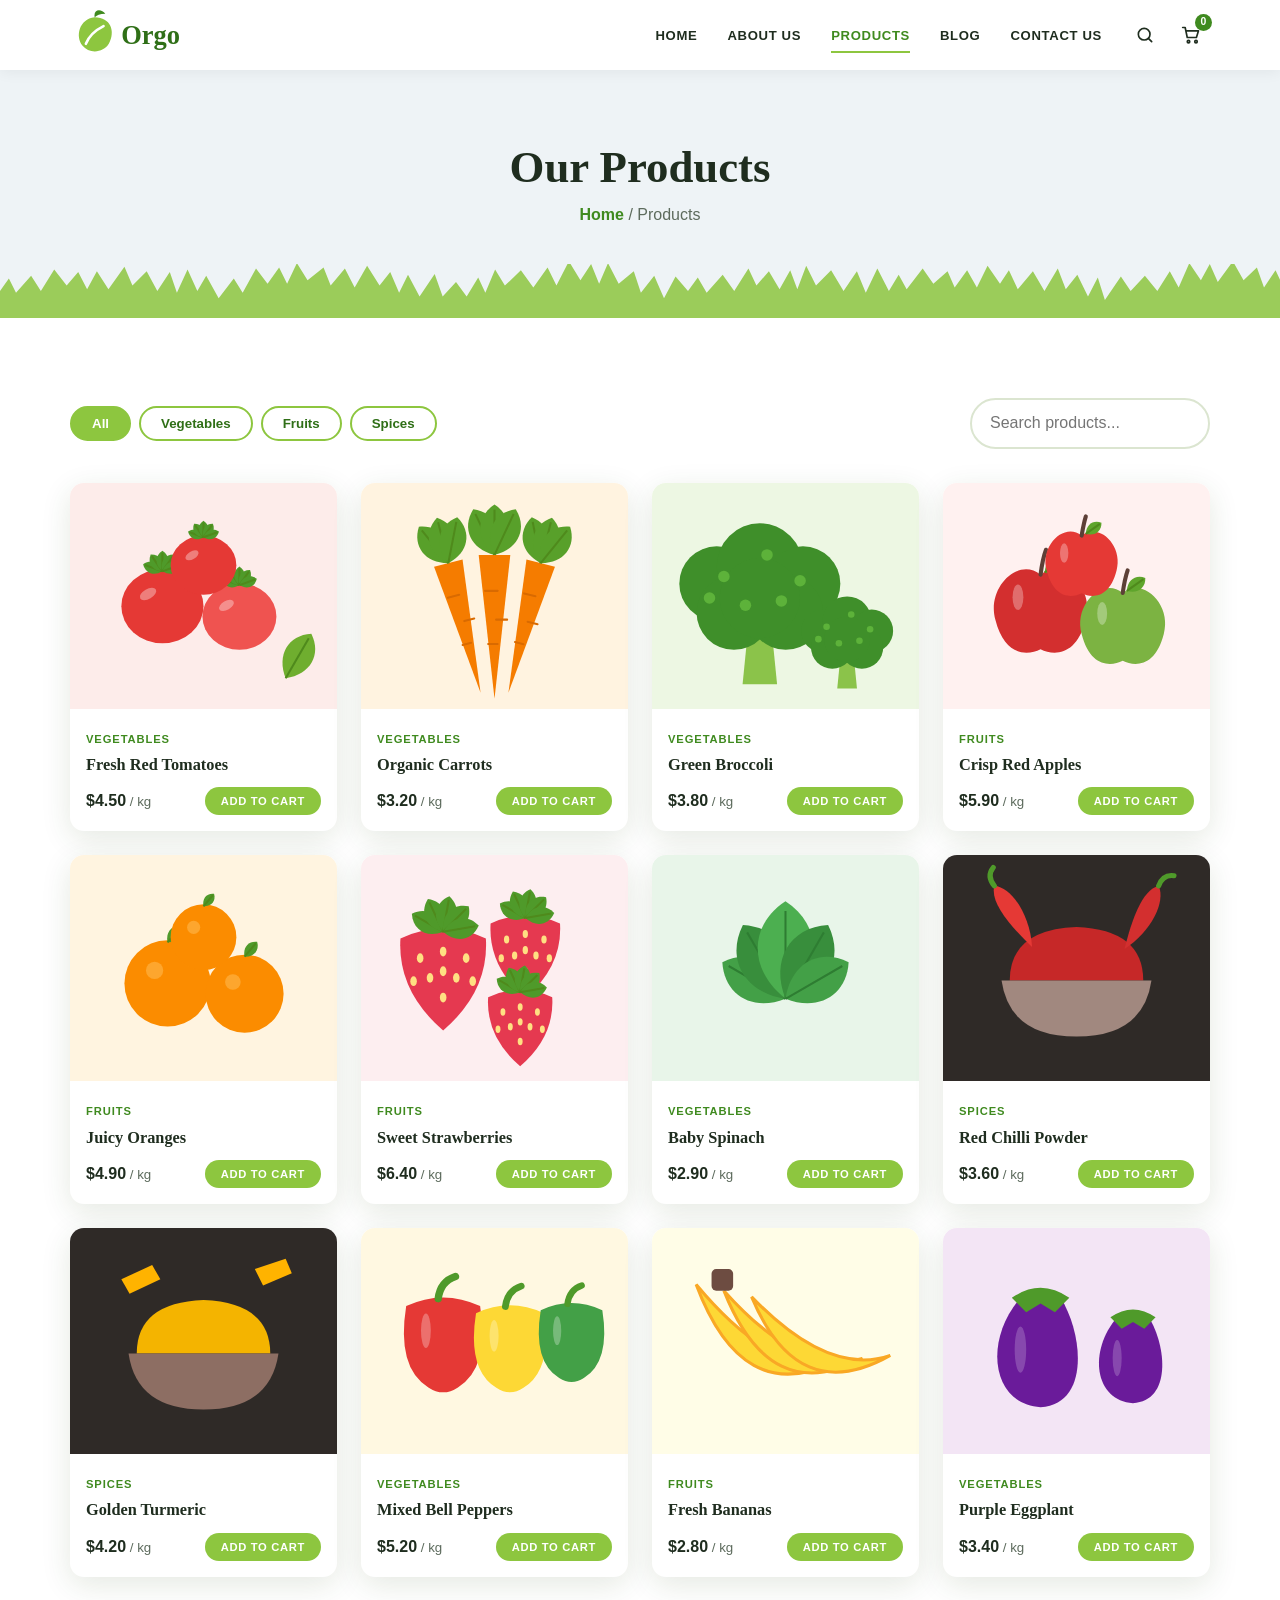
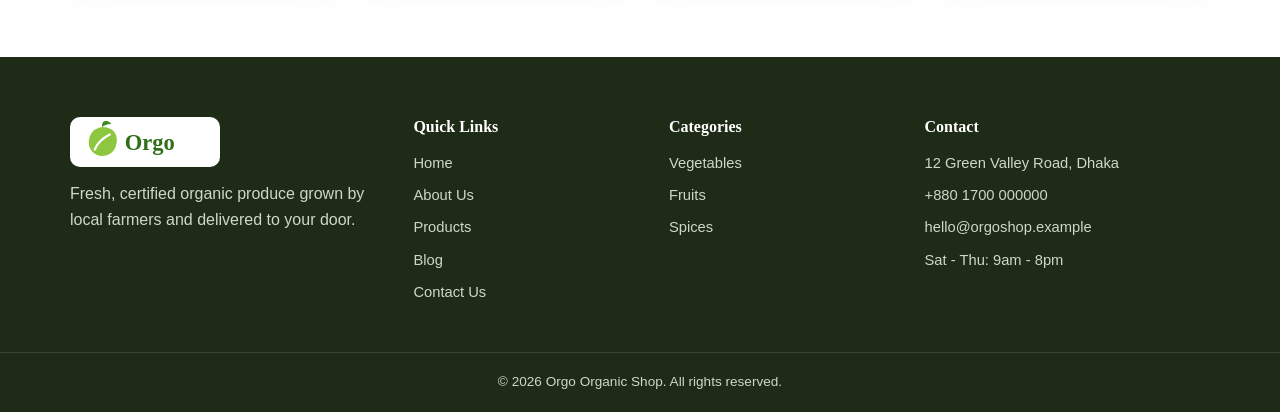
<file: products.html>
<!DOCTYPE html>
<html lang="en">
<head>
<meta charset="utf-8">
<meta name="viewport" content="width=device-width, initial-scale=1">
<title>Products | Orgo Organic Shop</title>
<meta name="description" content="Shop organic vegetables, fruits and spices from Orgo.">
<link rel="icon" href="images/favicon.svg" type="image/svg+xml">
<link rel="stylesheet" href="css/style.css">
</head>
<body>
<header class="site-header">
  <div class="container header-inner">
    <a class="logo" href="index.html"><img src="images/logo.svg" alt="Orgo Organic Shop" width="150" height="50"></a>
    <button class="nav-toggle" aria-label="Toggle menu" aria-expanded="false"><span></span><span></span><span></span></button>
    <nav class="main-nav" aria-label="Main"><ul><li><a href="index.html">Home</a></li><li><a href="about.html">About Us</a></li><li><a href="products.html" class=active>Products</a></li><li><a href="blog.html">Blog</a></li><li><a href="contact.html">Contact Us</a></li></ul></nav>
    <div class="header-tools">
      <a href="products.html" class="icon-btn" aria-label="Search products"><svg viewBox="0 0 24 24" fill="none" stroke="currentColor" stroke-width="2" stroke-linecap="round"><circle cx="11" cy="11" r="7"/><path d="M20 20 L16 16"/></svg></a>
      <a href="products.html" class="icon-btn cart" aria-label="Cart"><svg viewBox="0 0 24 24" fill="none" stroke="currentColor" stroke-width="2" stroke-linecap="round" stroke-linejoin="round"><circle cx="9" cy="20" r="1.5"/><circle cx="18" cy="20" r="1.5"/><path d="M2 3 H5 L7.5 15 H18.5 L21 7 H6"/></svg><span class="cart-count" id="cartCount">0</span></a>
    </div>
  </div>
</header>
<main>
<section class="page-banner">
  <div class="container"><h1>Our Products</h1><p><a href="index.html">Home</a> / Products</p></div><svg class="grass" viewBox="0 0 1440 60" preserveAspectRatio="none"><path d="M0 60 V30 l10 -14 l8 16l17 -19 l11 17l15 -24 l14 18l13 -15 l10 19l11 -20 l13 20l18 -25 l9 21l16 -16 l12 22l14 -21 l8 23l12 -26 l11 24l10 -17 l14 25l17 -22 l10 16l15 -27 l13 17l13 -18 l9 18l11 -23 l12 19l18 -14 l8 20l16 -19 l11 21l14 -24 l14 22l12 -15 l10 23l10 -20 l13 24l17 -25 l9 25l15 -16 l12 16l13 -21 l8 17l11 -26 l11 18l18 -17 l14 19l16 -22 l10 20l14 -27 l13 21l12 -18 l9 22l10 -23 l12 23l17 -14 l8 24l15 -19 l11 25l13 -24 l14 16l11 -15 l10 17l18 -20 l13 18l16 -25 l9 19l14 -16 l12 20l12 -21 l8 21l10 -26 l11 22l17 -17 l14 23l15 -22 l10 24l13 -27 l13 25l11 -18 l9 16l18 -23 l12 17l16 -14 l8 18l14 -19 l11 19l12 -24 l14 20l10 -15 l10 21l17 -20 l13 22l15 -25 l9 23l13 -16 l12 24l11 -21 l8 25l18 -26 l11 16l16 -17 l14 17l14 -22 l10 18l12 -27 l13 19l10 -18 l9 20l17 -23 l12 21l15 -14 l8 22l13 -19 l11 23l11 -24 l14 24l18 -15 l10 25l16 -20 l13 16l14 -25 l9 17l12 -16 l12 18l10 -21 l8 19l17 -26 l11 20l15 -17 l14 21l13 -22 l10 22l11 -27 l13 23l18 -18 l9 24l16 -23 l12 25 V60Z" fill="#8dc63f" opacity=".85"/></svg>
</section>
<section class="section">
  <div class="container">
    <div class="shop-tools">
      <div class="filters" role="group" aria-label="Filter products">
        <button class="filter active" data-filter="all">All</button><button class="filter" data-filter="Vegetables">Vegetables</button>
        <button class="filter" data-filter="Fruits">Fruits</button><button class="filter" data-filter="Spices">Spices</button>
      </div>
      <input type="search" id="productSearch" placeholder="Search products..." aria-label="Search products">
    </div>
    <div class="product-grid" id="productGrid"><article class="product-card" data-cat="Vegetables" data-name="fresh red tomatoes">
  <div class="product-img"><img src="images/product-1.svg" alt="Fresh Red Tomatoes" loading="lazy"></div>
  <div class="product-info"><span class="tag">Vegetables</span><h3>Fresh Red Tomatoes</h3>
    <div class="product-row"><strong>$4.50<small> / kg</small></strong>
    <button class="btn btn-sm add-cart" data-name="Fresh Red Tomatoes">Add to cart</button></div></div>
</article><article class="product-card" data-cat="Vegetables" data-name="organic carrots">
  <div class="product-img"><img src="images/product-2.svg" alt="Organic Carrots" loading="lazy"></div>
  <div class="product-info"><span class="tag">Vegetables</span><h3>Organic Carrots</h3>
    <div class="product-row"><strong>$3.20<small> / kg</small></strong>
    <button class="btn btn-sm add-cart" data-name="Organic Carrots">Add to cart</button></div></div>
</article><article class="product-card" data-cat="Vegetables" data-name="green broccoli">
  <div class="product-img"><img src="images/product-3.svg" alt="Green Broccoli" loading="lazy"></div>
  <div class="product-info"><span class="tag">Vegetables</span><h3>Green Broccoli</h3>
    <div class="product-row"><strong>$3.80<small> / kg</small></strong>
    <button class="btn btn-sm add-cart" data-name="Green Broccoli">Add to cart</button></div></div>
</article><article class="product-card" data-cat="Fruits" data-name="crisp red apples">
  <div class="product-img"><img src="images/product-4.svg" alt="Crisp Red Apples" loading="lazy"></div>
  <div class="product-info"><span class="tag">Fruits</span><h3>Crisp Red Apples</h3>
    <div class="product-row"><strong>$5.90<small> / kg</small></strong>
    <button class="btn btn-sm add-cart" data-name="Crisp Red Apples">Add to cart</button></div></div>
</article><article class="product-card" data-cat="Fruits" data-name="juicy oranges">
  <div class="product-img"><img src="images/product-5.svg" alt="Juicy Oranges" loading="lazy"></div>
  <div class="product-info"><span class="tag">Fruits</span><h3>Juicy Oranges</h3>
    <div class="product-row"><strong>$4.90<small> / kg</small></strong>
    <button class="btn btn-sm add-cart" data-name="Juicy Oranges">Add to cart</button></div></div>
</article><article class="product-card" data-cat="Fruits" data-name="sweet strawberries">
  <div class="product-img"><img src="images/product-6.svg" alt="Sweet Strawberries" loading="lazy"></div>
  <div class="product-info"><span class="tag">Fruits</span><h3>Sweet Strawberries</h3>
    <div class="product-row"><strong>$6.40<small> / kg</small></strong>
    <button class="btn btn-sm add-cart" data-name="Sweet Strawberries">Add to cart</button></div></div>
</article><article class="product-card" data-cat="Vegetables" data-name="baby spinach">
  <div class="product-img"><img src="images/product-7.svg" alt="Baby Spinach" loading="lazy"></div>
  <div class="product-info"><span class="tag">Vegetables</span><h3>Baby Spinach</h3>
    <div class="product-row"><strong>$2.90<small> / kg</small></strong>
    <button class="btn btn-sm add-cart" data-name="Baby Spinach">Add to cart</button></div></div>
</article><article class="product-card" data-cat="Spices" data-name="red chilli powder">
  <div class="product-img"><img src="images/product-8.svg" alt="Red Chilli Powder" loading="lazy"></div>
  <div class="product-info"><span class="tag">Spices</span><h3>Red Chilli Powder</h3>
    <div class="product-row"><strong>$3.60<small> / kg</small></strong>
    <button class="btn btn-sm add-cart" data-name="Red Chilli Powder">Add to cart</button></div></div>
</article><article class="product-card" data-cat="Spices" data-name="golden turmeric">
  <div class="product-img"><img src="images/product-9.svg" alt="Golden Turmeric" loading="lazy"></div>
  <div class="product-info"><span class="tag">Spices</span><h3>Golden Turmeric</h3>
    <div class="product-row"><strong>$4.20<small> / kg</small></strong>
    <button class="btn btn-sm add-cart" data-name="Golden Turmeric">Add to cart</button></div></div>
</article><article class="product-card" data-cat="Vegetables" data-name="mixed bell peppers">
  <div class="product-img"><img src="images/product-10.svg" alt="Mixed Bell Peppers" loading="lazy"></div>
  <div class="product-info"><span class="tag">Vegetables</span><h3>Mixed Bell Peppers</h3>
    <div class="product-row"><strong>$5.20<small> / kg</small></strong>
    <button class="btn btn-sm add-cart" data-name="Mixed Bell Peppers">Add to cart</button></div></div>
</article><article class="product-card" data-cat="Fruits" data-name="fresh bananas">
  <div class="product-img"><img src="images/product-11.svg" alt="Fresh Bananas" loading="lazy"></div>
  <div class="product-info"><span class="tag">Fruits</span><h3>Fresh Bananas</h3>
    <div class="product-row"><strong>$2.80<small> / kg</small></strong>
    <button class="btn btn-sm add-cart" data-name="Fresh Bananas">Add to cart</button></div></div>
</article><article class="product-card" data-cat="Vegetables" data-name="purple eggplant">
  <div class="product-img"><img src="images/product-12.svg" alt="Purple Eggplant" loading="lazy"></div>
  <div class="product-info"><span class="tag">Vegetables</span><h3>Purple Eggplant</h3>
    <div class="product-row"><strong>$3.40<small> / kg</small></strong>
    <button class="btn btn-sm add-cart" data-name="Purple Eggplant">Add to cart</button></div></div>
</article></div>
    <p class="center empty-msg" id="emptyMsg" hidden>No products match your search.</p>
  </div>
</section>
</main>
<footer class="site-footer">
  <div class="container footer-grid">
    <div>
      <img src="images/logo.svg" alt="Orgo" width="150" height="50" class="footer-logo">
      <p>Fresh, certified organic produce grown by local farmers and delivered to your door.</p>
    </div>
    <div><h4>Quick Links</h4><ul><li><a href="index.html">Home</a></li><li><a href="about.html">About Us</a></li><li><a href="products.html">Products</a></li><li><a href="blog.html">Blog</a></li><li><a href="contact.html">Contact Us</a></li></ul></div>
    <div><h4>Categories</h4><ul>
      <li><a href="products.html">Vegetables</a></li><li><a href="products.html">Fruits</a></li><li><a href="products.html">Spices</a></li></ul></div>
    <div><h4>Contact</h4><ul class="plain">
      <li>12 Green Valley Road, Dhaka</li><li>+880 1700 000000</li><li>hello@orgoshop.example</li><li>Sat - Thu: 9am - 8pm</li></ul></div>
  </div>
  <div class="footer-bottom"><div class="container">&copy; <span id="year">2026</span> Orgo Organic Shop. All rights reserved.</div></div>
</footer>
<script src="js/main.js"></script>
</body>
</html>
</file>
<file: css/style.css>
:root{--green:#8dc63f;--green-d:#3f8a1f;--green-dd:#2f6f17;--ink:#1f2d1f;--muted:#5d6b5d;--bg-soft:#f2f7ec;--hero:#eef3f6;--radius:14px;--shadow:0 8px 30px rgba(40,70,20,.12)}
*{box-sizing:border-box;margin:0;padding:0}
html{scroll-behavior:smooth}
body{font-family:"Segoe UI",Roboto,Helvetica,Arial,sans-serif;color:var(--ink);line-height:1.65;background:#fff}
img{max-width:100%;display:block}
a{color:inherit;text-decoration:none}
ul{list-style:none}
h1,h2,h3,h4{font-family:Georgia,"Times New Roman",serif;line-height:1.25}
.container{width:min(1140px,92%);margin-inline:auto}
.center{text-align:center;margin-top:32px}

/* header */
.site-header{position:sticky;top:0;z-index:50;background:rgba(255,255,255,.96);backdrop-filter:blur(6px);box-shadow:0 2px 14px rgba(0,0,0,.06)}
.header-inner{display:flex;align-items:center;gap:24px;min-height:70px}
.logo{flex:0 0 auto}
.main-nav{margin-left:auto}
.main-nav ul{display:flex;gap:30px}
.main-nav a{font-size:.82rem;font-weight:700;text-transform:uppercase;letter-spacing:.05em;padding:8px 0;border-bottom:2px solid transparent;transition:.2s}
.main-nav a:hover,.main-nav a.active{color:var(--green-d);border-color:var(--green)}
.header-tools{display:flex;gap:8px}
.icon-btn{position:relative;width:38px;height:38px;display:grid;place-items:center;border-radius:50%;color:var(--ink);transition:.2s}
.icon-btn:hover{background:var(--bg-soft);color:var(--green-d)}
.icon-btn svg{width:20px;height:20px}
.cart-count{position:absolute;top:-2px;right:-2px;background:var(--green-d);color:#fff;font:700 .65rem/1 sans-serif;min-width:17px;height:17px;border-radius:9px;display:grid;place-items:center;padding:0 4px}
.nav-toggle{display:none;background:none;border:0;cursor:pointer;margin-left:auto;padding:8px}
.nav-toggle span{display:block;width:24px;height:2px;background:var(--ink);margin:5px 0;transition:.25s}

/* buttons */
.btn{display:inline-flex;align-items:center;gap:10px;background:var(--green);color:#fff;font:700 .78rem sans-serif;text-transform:uppercase;letter-spacing:.06em;padding:8px 8px 8px 22px;border-radius:30px;border:0;cursor:pointer;transition:.2s}
.btn:hover{background:var(--green-d);transform:translateY(-2px)}
.btn-arrow{width:28px;height:28px;border-radius:50%;background:var(--green-d);display:grid;place-items:center}
.btn-arrow svg{width:14px;height:14px}
.btn:hover .btn-arrow{background:var(--green-dd)}
.btn-sm{padding:8px 16px;font-size:.7rem}
.btn-white{background:#fff;color:var(--green-dd);padding:12px 26px}
.btn-white:hover{background:var(--bg-soft)}

/* hero */
.hero{position:relative;background:var(--hero);overflow:hidden}
.hero-inner{display:grid;grid-template-columns:1fr 1fr;align-items:center;gap:30px;min-height:480px;padding-block:50px 90px}
.hero h1{font-size:clamp(2rem,4.4vw,3.2rem);margin-bottom:18px}
.hero p{color:var(--muted);max-width:480px;margin-bottom:26px}
.hero-art img{width:100%;max-width:560px;margin-inline:auto;filter:drop-shadow(0 18px 20px rgba(0,0,0,.12))}
.grass{position:absolute;left:0;bottom:0;width:100%;height:54px;display:block}
.hero::before{content:"";position:absolute;left:4%;top:50px;width:90px;height:130px;background:radial-gradient(ellipse at 30% 40%,#cfe8b0 0,transparent 70%);opacity:.7}

/* sections */
.section{padding:80px 0}
.section.alt{background:var(--bg-soft)}
.section-head{text-align:center;max-width:620px;margin:0 auto 44px}
.section-head h2{font-size:clamp(1.5rem,3vw,2.1rem);text-transform:uppercase;letter-spacing:.04em;margin-bottom:10px;font-size:1.5rem}
.section-head p{color:var(--muted)}
.eyebrow{font-family:Georgia,serif;font-weight:700;font-size:.9rem;color:var(--green-d);margin-bottom:6px}
.two-col{display:grid;grid-template-columns:1fr 1fr;gap:56px;align-items:center}
.two-col h2{font-size:clamp(1.6rem,3vw,2.2rem);margin-bottom:16px}
.two-col p{color:var(--muted);margin-bottom:14px}
.checks{margin:14px 0 26px}
.checks li{padding-left:28px;position:relative;margin-bottom:8px;font-weight:600}
.checks li::before{content:"";position:absolute;left:0;top:7px;width:16px;height:16px;border-radius:50%;background:var(--green) url("data:image/svg+xml,%3Csvg xmlns='http://www.w3.org/2000/svg' viewBox='0 0 16 16'%3E%3Cpath d='M4 8.5l2.5 2.5L12 5.5' stroke='%23fff' stroke-width='2' fill='none' stroke-linecap='round'/%3E%3C/svg%3E")}
.img-frame{position:relative;border-radius:var(--radius);overflow:hidden;box-shadow:var(--shadow)}
.img-badge{position:absolute;left:16px;top:16px;right:auto;max-width:240px;background:rgba(63,138,31,.92);color:#fff;padding:12px 16px;border-radius:12px;font-size:.9rem}
.img-badge strong{display:block;font-family:Georgia,serif}

/* categories */
.cat-grid{display:grid;grid-template-columns:repeat(3,1fr);gap:26px}
.cat-card{background:#fff;border-radius:var(--radius);padding:14px 14px 22px;box-shadow:var(--shadow);border-top:3px solid var(--green);transition:.25s}
.cat-card:hover{transform:translateY(-6px)}
.cat-card img{width:100%;border-radius:10px;margin-bottom:14px}
.cat-card h3{margin-bottom:6px}
.cat-card p{color:var(--muted);font-size:.9rem;margin-bottom:16px}

/* stats */
.stats{position:relative;background:var(--green);color:#fff;padding:60px 0 56px;margin-top:-1px}
.wave{position:absolute;left:0;width:100%;height:70px;display:block}
.wave-top{top:-69px;transform:none}
.stats-grid{display:grid;grid-template-columns:repeat(4,1fr);gap:20px;text-align:center}
.stat{display:flex;flex-direction:column;align-items:center;gap:4px;padding:0 10px;border-right:1px solid rgba(255,255,255,.35)}
.stat:last-child{border-right:0}
.stat-icon svg{width:42px;height:42px}
.stat strong{font:700 2rem sans-serif}
.stat span:last-child{font-size:.78rem;text-transform:uppercase;letter-spacing:.05em}

/* products */
.shop-tools{display:flex;flex-wrap:wrap;gap:16px;justify-content:space-between;align-items:center;margin-bottom:34px}
.filters{display:flex;gap:8px;flex-wrap:wrap}
.filter{padding:8px 20px;border-radius:30px;border:2px solid var(--green);background:#fff;color:var(--green-dd);font-weight:700;cursor:pointer;transition:.2s}
.filter:hover,.filter.active{background:var(--green);color:#fff}
#productSearch{padding:10px 18px;border:2px solid #dbe5d0;border-radius:30px;min-width:240px;font:inherit}
#productSearch:focus,.contact-form input:focus,.contact-form textarea:focus,.newsletter input:focus{outline:0;border-color:var(--green)}
.product-grid{display:grid;grid-template-columns:repeat(4,1fr);gap:24px}
.product-card{background:#fff;border-radius:var(--radius);overflow:hidden;box-shadow:var(--shadow);transition:.25s}
.product-card:hover{transform:translateY(-6px)}
.product-card[hidden]{display:none}
.product-img img{width:100%}
.product-info{padding:16px}
.tag{font-size:.7rem;text-transform:uppercase;letter-spacing:.08em;color:var(--green-d);font-weight:700}
.product-info h3{font-size:1.02rem;margin:4px 0 12px}
.product-row{display:flex;justify-content:space-between;align-items:center;gap:8px}
.product-row small{font-weight:400;color:var(--muted)}

/* features */
.feature-grid,.testi-grid,.team-grid,.info-grid,.blog-grid{display:grid;gap:26px}
.feature-grid,.testi-grid,.info-grid,.blog-grid{grid-template-columns:repeat(3,1fr)}
.team-grid{grid-template-columns:repeat(4,1fr)}
.feature,.info-card{background:#fff;border-radius:var(--radius);padding:30px;box-shadow:var(--shadow);border-top:3px solid var(--green);text-align:center}
.feature h3,.info-card h3{margin-bottom:10px}
.feature p,.info-card p{color:var(--muted)}
.testi-grid blockquote{background:#fff;padding:28px;border-radius:var(--radius);box-shadow:var(--shadow)}
.testi-grid p{font-style:italic;color:var(--muted);margin-bottom:14px}
.testi-grid cite{font-weight:700;font-style:normal;color:var(--green-d)}
.team-card{text-align:center}
.avatar{width:110px;height:110px;border-radius:50%;margin:0 auto 14px;display:grid;place-items:center;color:#fff;font:700 1.8rem Georgia,serif;box-shadow:var(--shadow)}
.team-card p{color:var(--muted);font-size:.9rem}

/* blog */
.post{background:#fff;border-radius:var(--radius);overflow:hidden;box-shadow:var(--shadow);transition:.25s}
.post:hover{transform:translateY(-6px)}
.post-body{padding:20px}
.post time{font-size:.78rem;color:var(--green-d);font-weight:700;text-transform:uppercase}
.post h3{margin:6px 0 8px;font-size:1.1rem}
.post p{color:var(--muted);font-size:.92rem;margin-bottom:12px}
.read-more{color:var(--green-d);font-weight:700}

/* cta */
.cta{background:linear-gradient(120deg,var(--green-d),var(--green));color:#fff;padding:56px 0}
.cta-inner{display:grid;grid-template-columns:1.2fr 1fr;gap:30px;align-items:center}
.cta h2{margin-bottom:6px}
.newsletter{display:flex;flex-wrap:wrap;gap:10px}
.newsletter input{flex:1 1 200px;padding:13px 20px;border-radius:30px;border:2px solid transparent;font:inherit}
.form-msg{flex-basis:100%;font-size:.9rem;min-height:1.2em}

/* banner */
.page-banner{position:relative;background:var(--hero);padding:70px 0 90px;text-align:center;overflow:hidden}
.page-banner h1{font-size:clamp(2rem,4vw,2.8rem);margin-bottom:6px}
.page-banner p{color:var(--muted)}
.page-banner a{color:var(--green-d);font-weight:700}

/* contact */
.info-grid{margin-bottom:60px}
.contact-form{display:grid;gap:14px}
.contact-form h2{margin-bottom:6px}
.contact-form label{display:grid;gap:6px;font-weight:600;font-size:.9rem}
.contact-form input,.contact-form textarea{padding:12px 16px;border:2px solid #dbe5d0;border-radius:10px;font:inherit}
.contact-form .btn{justify-self:start}
.map{border-radius:var(--radius);overflow:hidden;box-shadow:var(--shadow)}
.map img{width:100%}
.form-msg.ok{color:#2e7d32;font-weight:700}
.form-msg.err{color:#c62828;font-weight:700}
.cta .form-msg.err{color:#ffe0e0}

/* footer */
.site-footer{background:#1e2b17;color:#cfd8c8;padding-top:60px}
.footer-grid{display:grid;grid-template-columns:1.4fr 1fr 1fr 1.3fr;gap:36px;padding-bottom:40px}
.footer-logo{background:#fff;border-radius:10px;padding:4px 10px;margin-bottom:14px}
.site-footer h4{color:#fff;margin-bottom:14px}
.site-footer li{margin-bottom:8px;font-size:.92rem}
.site-footer a:hover{color:var(--green)}
.footer-bottom{border-top:1px solid rgba(255,255,255,.12);padding:18px 0;text-align:center;font-size:.85rem}

/* toast */
.toast{position:fixed;left:50%;bottom:28px;transform:translate(-50%,40px);background:var(--green-dd);color:#fff;padding:12px 24px;border-radius:30px;opacity:0;pointer-events:none;transition:.3s;z-index:99;font-weight:600}
.toast.show{opacity:1;transform:translate(-50%,0)}

/* responsive */
@media(max-width:980px){
  .product-grid,.team-grid{grid-template-columns:repeat(2,1fr)}
  .footer-grid{grid-template-columns:1fr 1fr}
  .stats-grid{grid-template-columns:repeat(2,1fr);row-gap:30px}
  .stat:nth-child(2){border-right:0}
}
@media(max-width:820px){
  .nav-toggle{display:block}
  .header-tools{order:3}
  .main-nav{position:absolute;top:100%;left:0;right:0;background:#fff;margin:0;max-height:0;overflow:hidden;box-shadow:0 12px 20px rgba(0,0,0,.08);transition:max-height .3s}
  .main-nav.open{max-height:360px}
  .main-nav ul{flex-direction:column;gap:0;padding:10px 4%}
  .main-nav a{display:block;padding:12px 0}
  .hero-inner,.two-col,.cta-inner{grid-template-columns:1fr}
  .hero-inner{text-align:center;padding-block:40px 80px}
  .hero p{margin-inline:auto}
  .cat-grid,.feature-grid,.testi-grid,.info-grid,.blog-grid{grid-template-columns:1fr}
  .section{padding:56px 0}
}
@media(max-width:520px){
  .product-grid,.team-grid,.footer-grid{grid-template-columns:1fr}
  .stat{border-right:0}
}
</file>
